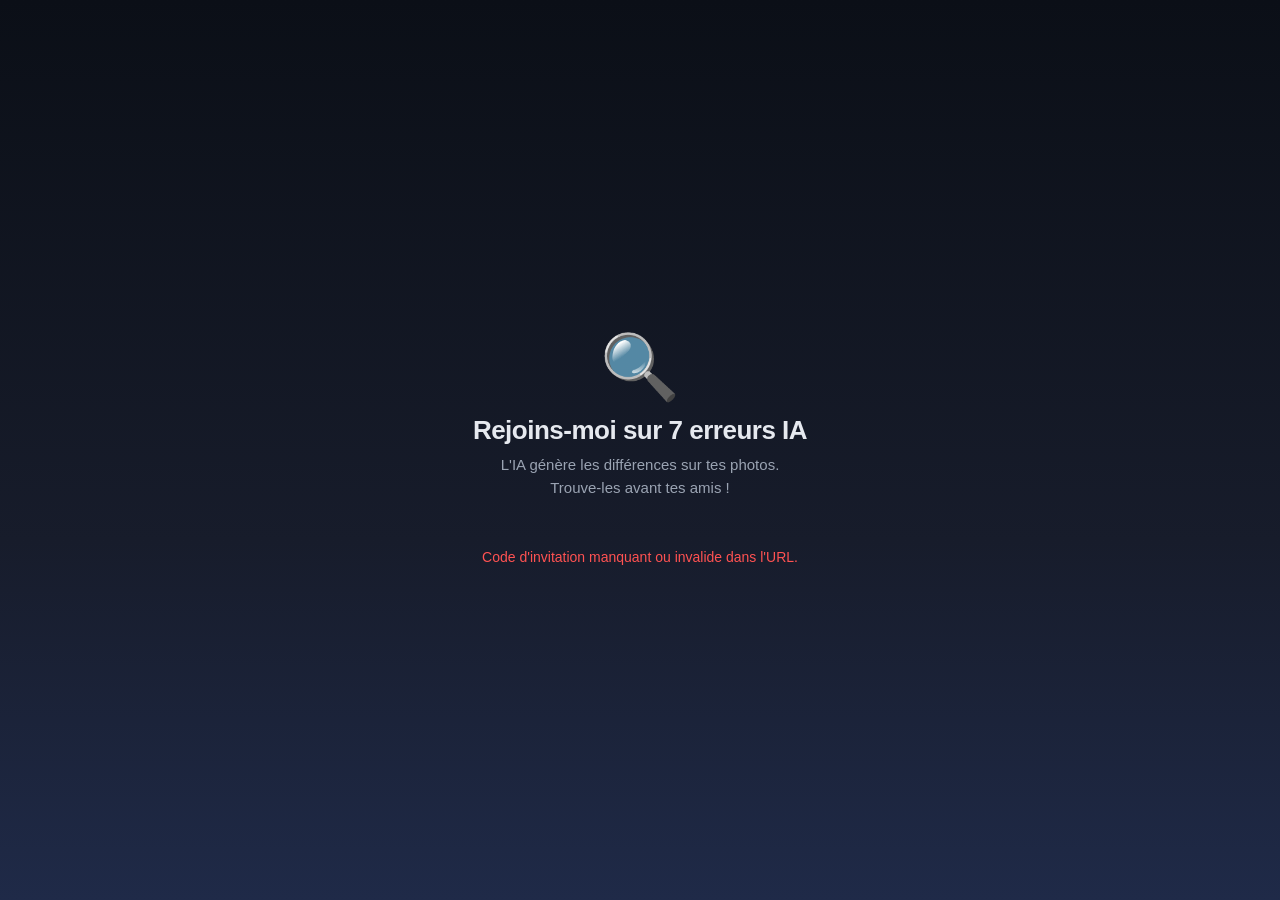
<file: index.html>
<!DOCTYPE html>
<html lang="fr">
<head>
<meta charset="UTF-8">
<meta name="viewport" content="width=device-width, initial-scale=1, viewport-fit=cover">
<title>7 erreurs IA - Invitation</title>
<meta property="og:title" content="Rejoins-moi sur 7 erreurs IA">
<meta property="og:description" content="L'IA genere les differences sur tes photos. Trouve-les avant tes amis !">
<style>
* { box-sizing: border-box; margin: 0; padding: 0; -webkit-tap-highlight-color: transparent; }
html, body { background: #0b0f17; }
body {
  font-family: -apple-system, BlinkMacSystemFont, "Segoe UI", Roboto, "Helvetica Neue", sans-serif;
  background: linear-gradient(180deg, #0b0f17 0%, #171c2b 60%, #1f2a48 100%);
  color: #e6e9ef;
  min-height: 100vh; min-height: 100dvh;
  display: flex; flex-direction: column; align-items: center; justify-content: center;
  padding: 32px 24px; text-align: center;
}
.logo { font-size: 64px; line-height: 1; margin-bottom: 16px; }
h1 { font-size: 26px; font-weight: 900; margin-bottom: 8px; letter-spacing: -0.5px; }
.sub { color: #9aa3b2; font-size: 15px; line-height: 1.5; margin-bottom: 32px; max-width: 320px; }
.code-label { color: #6f7a91; font-size: 11px; letter-spacing: 2px; margin-bottom: 8px; }
.code-box {
  background: rgba(36, 119, 255, 0.12);
  border: 1.5px solid #2477ff;
  border-radius: 16px;
  padding: 14px 28px;
  margin-bottom: 28px;
  font-family: "SF Mono", Menlo, Consolas, monospace;
  font-size: 26px; font-weight: 900;
  color: #20d7ff; letter-spacing: 6px;
}
.btn {
  display: flex; align-items: center; justify-content: center;
  padding: 17px 24px;
  border-radius: 16px;
  font-weight: 800; font-size: 16px;
  text-decoration: none;
  margin: 7px 0;
  width: 100%; max-width: 320px;
  transition: transform 0.1s ease, opacity 0.2s ease;
  border: none; cursor: pointer;
}
.btn:active { transform: scale(0.97); }
.btn-primary { background: #2477ff; color: #fff; box-shadow: 0 6px 24px rgba(36, 119, 255, 0.3); }
.btn-store {
  background: rgba(255,255,255,0.05); color: #fff;
  border: 1px solid #3a4663;
}
.divider {
  display: flex; align-items: center; gap: 12px;
  width: 100%; max-width: 320px;
  margin: 18px 0;
  color: #6f7a91; font-size: 12px;
}
.divider::before, .divider::after { content: ""; flex: 1; height: 1px; background: #3a4663; }
.footer { color: #6f7a91; font-size: 12px; margin-top: 36px; max-width: 320px; line-height: 1.5; }
.hidden { display: none !important; }
.invalid { color: #ff5252; font-size: 14px; margin-top: 18px; max-width: 320px; }
</style>
</head>
<body>
  <div class="logo">&#x1F50D;</div>
  <h1>Rejoins-moi sur 7 erreurs IA</h1>
  <p class="sub">L'IA g&eacute;n&egrave;re les diff&eacute;rences sur tes photos. Trouve-les avant tes amis !</p>

  <div id="ok-block" class="hidden">
    <div class="code-label">CODE AMI</div>
    <div class="code-box" id="code-display">------</div>

    <a id="open-app" href="#" class="btn btn-primary">Ouvrir dans l'app</a>

    <div class="divider">App pas install&eacute;e ?</div>

    <a id="store-ios" href="https://apps.apple.com/app/id6776700975" class="btn btn-store hidden">T&eacute;l&eacute;charger sur App Store</a>
    <a id="store-android" href="https://play.google.com/store/apps/details?id=com.erreurs7.ai" class="btn btn-store hidden">T&eacute;l&eacute;charger sur Google Play</a>

    <p class="footer">Tu peux aussi entrer le code <strong id="code-footer">------</strong> dans l'app (Classement &rarr; Amis).</p>
  </div>

  <div id="error-block" class="hidden invalid">
    Code d'invitation manquant ou invalide dans l'URL.
  </div>

<script>
(function() {
  // Lit ?code=XXX de l'URL et nettoie -> uniquement [A-Z0-9], 4 a 12 chars.
  var params = new URLSearchParams(window.location.search);
  var raw = (params.get('code') || '').toString();
  var code = raw.toUpperCase().replace(/[^A-Z0-9]/g, '').slice(0, 12);

  if (!code || code.length < 4) {
    document.getElementById('error-block').classList.remove('hidden');
    return;
  }

  document.getElementById('ok-block').classList.remove('hidden');
  document.getElementById('code-display').textContent = code;
  document.getElementById('code-footer').textContent = code;

  var schemeUrl = 'sept-erreurs-ia://friend?code=' + encodeURIComponent(code);
  document.getElementById('open-app').setAttribute('href', schemeUrl);

  var ua = navigator.userAgent || '';
  var isIOS = /iPhone|iPad|iPod/i.test(ua);
  var isAndroid = /Android/i.test(ua);
  var iosBtn = document.getElementById('store-ios');
  var androidBtn = document.getElementById('store-android');

  if (isIOS) iosBtn.classList.remove('hidden');
  else if (isAndroid) androidBtn.classList.remove('hidden');
  else { iosBtn.classList.remove('hidden'); androidBtn.classList.remove('hidden'); }

  // Tente d'ouvrir l'app automatiquement sur mobile.
  if (isIOS || isAndroid) {
    setTimeout(function() { window.location.href = schemeUrl; }, 250);
  }
})();
</script>
</body>
</html>
</file>
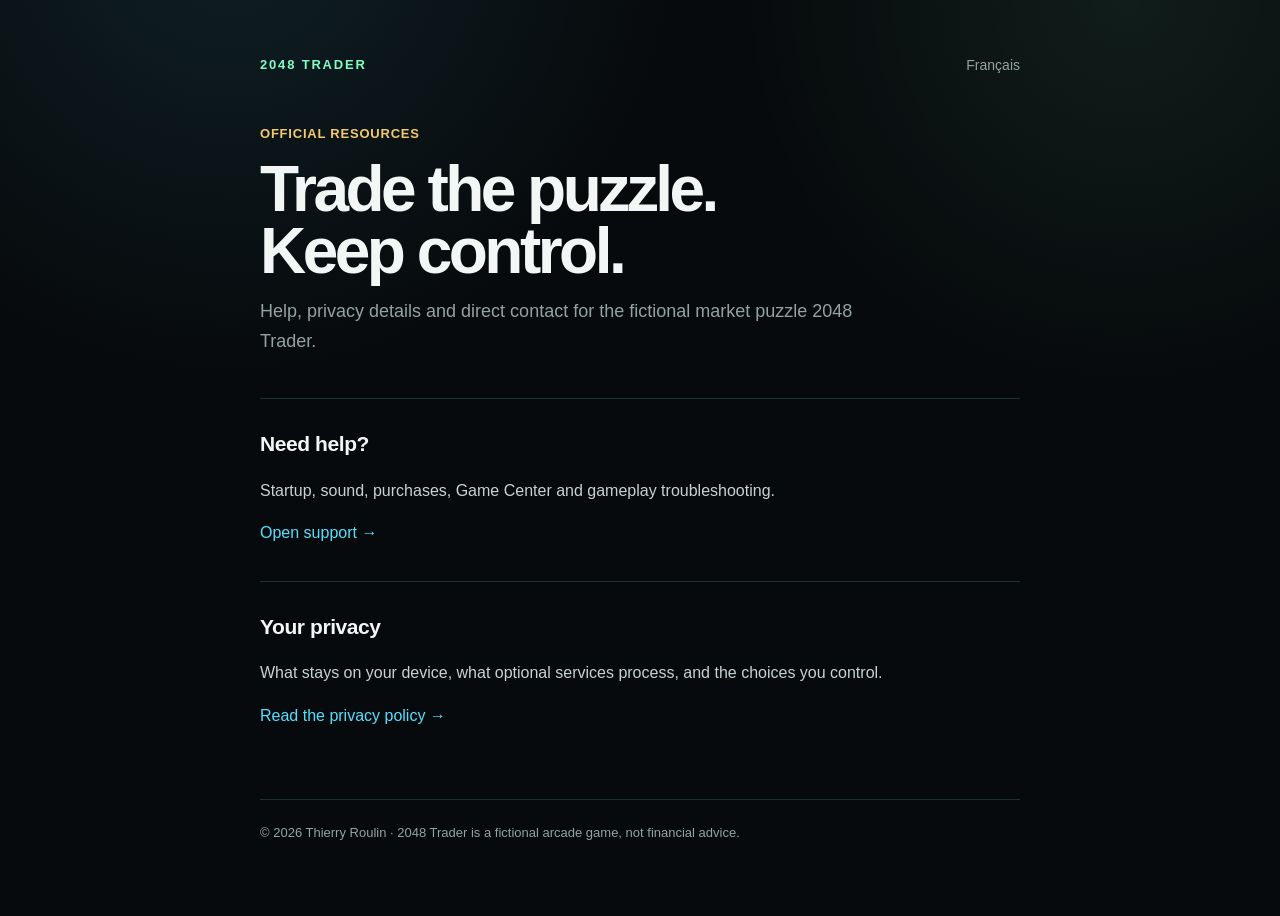
<file: 2048-trader/index.html>
<!doctype html>
<html lang="en">
  <head>
    <meta charset="utf-8" />
    <meta name="viewport" content="width=device-width, initial-scale=1" />
    <meta name="description" content="Official support and privacy resources for 2048 Trader." />
    <title>2048 Trader — Support & Privacy</title>
    <link rel="stylesheet" href="https://troulin-a11y.github.io/7erreurs-invite/2048-trader/styles.css" />
  </head>
  <body>
    <main>
      <nav><span class="brand">2048 Trader</span><a class="lang" href="https://troulin-a11y.github.io/7erreurs-invite/2048-trader/fr/">Français</a></nav>
      <p class="meta">Official resources</p>
      <h1>Trade the puzzle.<br />Keep control.</h1>
      <p class="lede">Help, privacy details and direct contact for the fictional market puzzle 2048 Trader.</p>
      <section><h2>Need help?</h2><p>Startup, sound, purchases, Game Center and gameplay troubleshooting.</p><p><a href="https://troulin-a11y.github.io/7erreurs-invite/2048-trader/en/support/">Open support →</a></p></section>
      <section><h2>Your privacy</h2><p>What stays on your device, what optional services process, and the choices you control.</p><p><a href="https://troulin-a11y.github.io/7erreurs-invite/2048-trader/en/privacy/">Read the privacy policy →</a></p></section>
      <footer>© 2026 Thierry Roulin · 2048 Trader is a fictional arcade game, not financial advice.</footer>
    </main>
  </body>
</html>
</file>
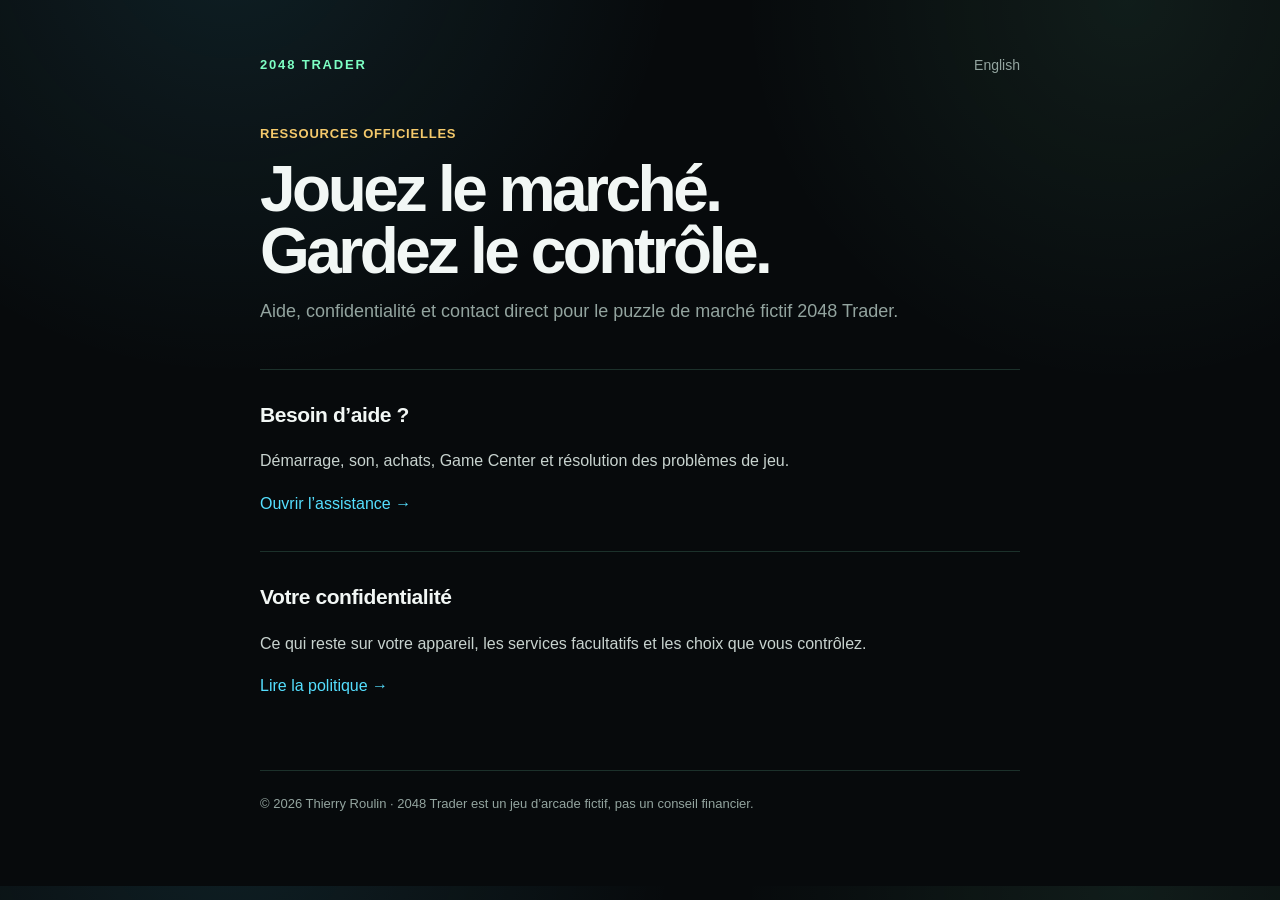
<file: 2048-trader/fr/index.html>
<!doctype html>
<html lang="fr">
  <head>
    <meta charset="utf-8" />
    <meta name="viewport" content="width=device-width, initial-scale=1" />
    <meta name="description" content="Assistance et confidentialité officielles de 2048 Trader." />
    <title>2048 Trader — Assistance et confidentialité</title>
    <link rel="stylesheet" href="https://troulin-a11y.github.io/7erreurs-invite/2048-trader/styles.css" />
  </head>
  <body>
    <main>
      <nav><span class="brand">2048 Trader</span><a class="lang" href="https://troulin-a11y.github.io/7erreurs-invite/2048-trader/">English</a></nav>
      <p class="meta">Ressources officielles</p>
      <h1>Jouez le marché.<br />Gardez le contrôle.</h1>
      <p class="lede">Aide, confidentialité et contact direct pour le puzzle de marché fictif 2048 Trader.</p>
      <section><h2>Besoin d’aide ?</h2><p>Démarrage, son, achats, Game Center et résolution des problèmes de jeu.</p><p><a href="https://troulin-a11y.github.io/7erreurs-invite/2048-trader/fr/support/">Ouvrir l’assistance →</a></p></section>
      <section><h2>Votre confidentialité</h2><p>Ce qui reste sur votre appareil, les services facultatifs et les choix que vous contrôlez.</p><p><a href="https://troulin-a11y.github.io/7erreurs-invite/2048-trader/fr/privacy/">Lire la politique →</a></p></section>
      <footer>© 2026 Thierry Roulin · 2048 Trader est un jeu d’arcade fictif, pas un conseil financier.</footer>
    </main>
  </body>
</html>
</file>
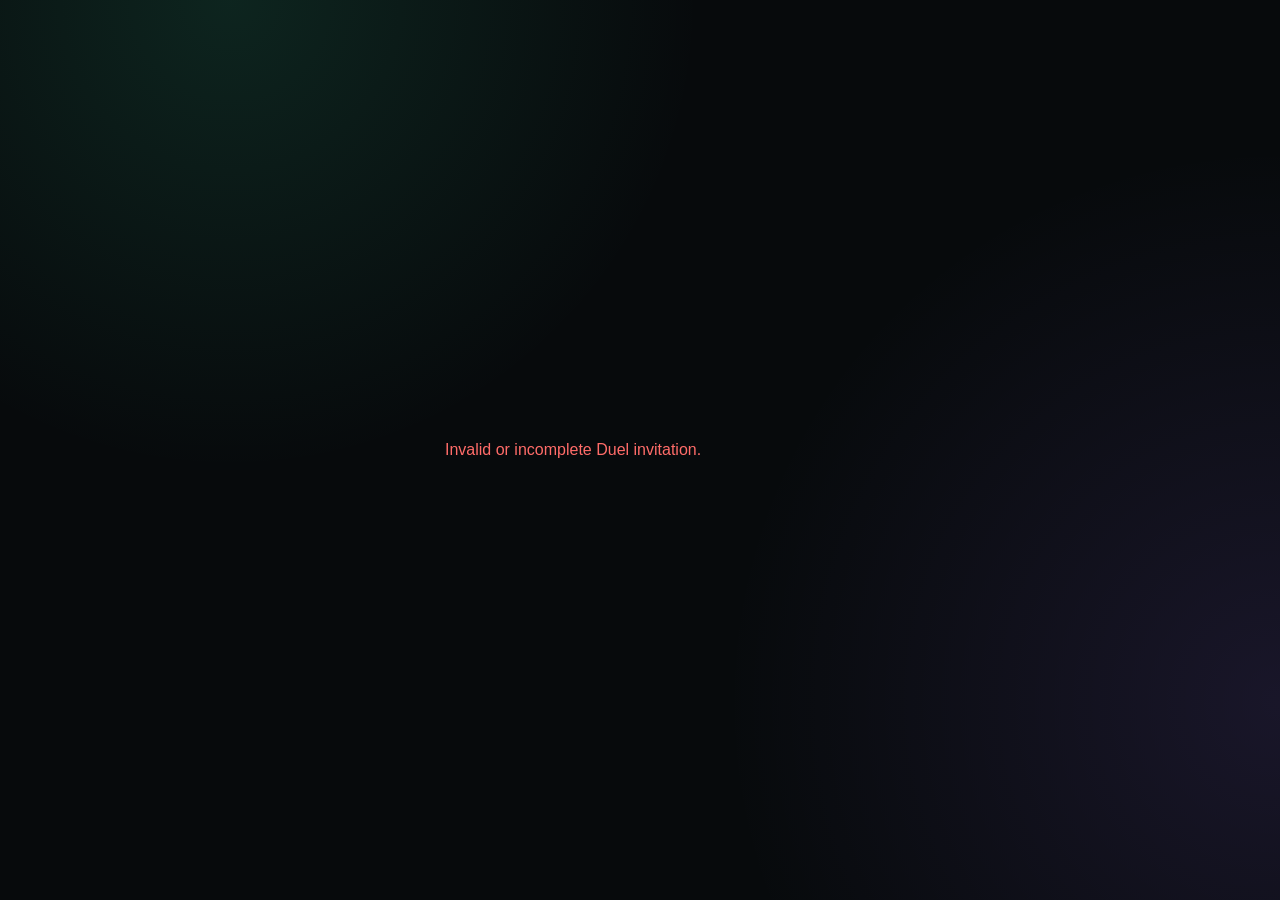
<file: 2048-trader/invite/index.html>
<!doctype html>
<html lang="en">
  <head>
    <meta charset="utf-8" />
    <meta name="viewport" content="width=device-width, initial-scale=1, viewport-fit=cover" />
    <meta name="theme-color" content="#070a0c" />
    <meta property="og:title" content="2048 Trader — Friend Duel" />
    <meta
      property="og:description"
      content="Same market. Same seed. Highest fictional P&amp;L wins."
    />
    <title>2048 Trader — Friend Duel</title>
    <style>
      * {
        box-sizing: border-box;
      }
      html,
      body {
        margin: 0;
        min-height: 100%;
        background: #070a0c;
        color: #f1f5f3;
      }
      body {
        min-height: 100vh;
        min-height: 100dvh;
        display: grid;
        place-items: center;
        padding: max(28px, env(safe-area-inset-top)) 22px max(28px, env(safe-area-inset-bottom));
        font-family: -apple-system, BlinkMacSystemFont, 'Segoe UI', sans-serif;
        background:
          radial-gradient(circle at 18% 0%, rgba(59, 229, 167, 0.12), transparent 34%),
          radial-gradient(circle at 100% 78%, rgba(155, 109, 255, 0.12), transparent 38%), #070a0c;
      }
      main {
        width: min(100%, 390px);
      }
      .brand {
        display: flex;
        align-items: baseline;
        gap: 9px;
        margin-bottom: 52px;
      }
      .mark {
        font-size: 34px;
        line-height: 1;
        font-weight: 950;
        letter-spacing: -2px;
        color: #83f64d;
      }
      .brand-name {
        font-size: 18px;
        font-weight: 950;
        letter-spacing: 1.6px;
      }
      .eyebrow {
        color: #9b6dff;
        font-size: 11px;
        font-weight: 900;
        letter-spacing: 2px;
      }
      h1 {
        margin: 10px 0 10px;
        font-size: clamp(32px, 10vw, 44px);
        line-height: 0.98;
        letter-spacing: -1.7px;
      }
      .lead {
        margin: 0 0 34px;
        color: #a7b4af;
        font-size: 16px;
        line-height: 1.5;
      }
      .duel-line {
        border-top: 1px solid #26302d;
        border-bottom: 1px solid #26302d;
        padding: 18px 0;
        margin-bottom: 24px;
        display: flex;
        align-items: center;
        justify-content: space-between;
        gap: 16px;
      }
      .label {
        display: block;
        color: #6f7d78;
        font-size: 10px;
        font-weight: 900;
        letter-spacing: 1.5px;
      }
      .value {
        display: block;
        margin-top: 5px;
        font-size: 17px;
        font-weight: 900;
      }
      .code {
        color: #9b6dff;
        text-align: right;
        font-variant-numeric: tabular-nums;
      }
      .button {
        min-height: 62px;
        width: 100%;
        display: flex;
        align-items: center;
        justify-content: center;
        border: 0;
        border-radius: 18px;
        padding: 0 18px;
        text-decoration: none;
        font-size: 15px;
        font-weight: 950;
        letter-spacing: 0.7px;
      }
      .open {
        color: #070a0c;
        background: #83f64d;
      }
      .store {
        margin-top: 10px;
        color: #f1f5f3;
        background: #14191b;
        border: 1px solid #2a3431;
      }
      .hint {
        margin: 18px 4px 0;
        color: #78847f;
        font-size: 12px;
        line-height: 1.45;
        text-align: center;
      }
      .error {
        color: #ff6c69;
      }
    </style>
  </head>
  <body>
    <main id="content" hidden>
      <div class="brand"><span class="mark">2048</span><span class="brand-name">TRADER</span></div>
      <div class="eyebrow" data-en="FRIEND DUEL" data-fr="DUEL ENTRE AMIS">FRIEND DUEL</div>
      <h1 data-en="A trader challenged you." data-fr="Un trader te défie.">
        A trader challenged you.
      </h1>
      <p
        class="lead"
        data-en="Same fictional market, same seed. Build the highest P&amp;L."
        data-fr="Même marché fictif, même seed. Construis le meilleur P&amp;L."
      >
        Same fictional market, same seed. Build the highest P&amp;L.
      </p>
      <div class="duel-line">
        <div>
          <span class="label" data-en="CHALLENGER" data-fr="ADVERSAIRE">CHALLENGER</span
          ><span class="value" id="challenger">Trader</span>
        </div>
        <div>
          <span class="label" data-en="DUEL CODE" data-fr="CODE DU DUEL">DUEL CODE</span
          ><span class="value code" id="duel-code">——</span>
        </div>
      </div>
      <a class="button open" id="open-app" href="#" data-en="OPEN THE DUEL" data-fr="OUVRIR LE DUEL"
        >OPEN THE DUEL</a
      >
      <a
        class="button store"
        href="https://apps.apple.com/app/id6799492587"
        data-en="NO APP? DOWNLOAD ON THE APP STORE"
        data-fr="PAS L’APP ? TÉLÉCHARGER SUR L’APP STORE"
      >
        NO APP? DOWNLOAD ON THE APP STORE
      </a>
      <p
        class="hint"
        data-en="After opening, both traders are saved as friends for future rematches."
        data-fr="Après ouverture, les deux traders sont enregistrés comme amis pour les prochaines revanches."
      >
        After opening, both traders are saved as friends for future rematches.
      </p>
    </main>
    <main id="error" class="error" hidden>Invalid or incomplete Duel invitation.</main>
    <script>
      (() => {
        const params = new URLSearchParams(location.search);
        const seed = (params.get('seed') || '').trim().slice(0, 64);
        const from = (params.get('from') || '')
          .toUpperCase()
          .replace(/[^A-Z0-9]/g, '')
          .slice(0, 12);
        const name = (params.get('name') || 'Trader').trim().replace(/\s+/g, ' ').slice(0, 18);
        const valid = seed.length >= 6 && from.length >= 6;
        if (!valid) {
          document.getElementById('error').hidden = false;
          return;
        }

        const french = (navigator.language || '').toLowerCase().startsWith('fr');
        document.documentElement.lang = french ? 'fr' : 'en';
        document.querySelectorAll('[data-en]').forEach((element) => {
          element.innerHTML = element.getAttribute(french ? 'data-fr' : 'data-en');
        });
        document.getElementById('challenger').textContent = name || 'Trader';
        document.getElementById('duel-code').textContent = seed
          .replace(/^duel-/i, '')
          .toUpperCase();

        const query = new URLSearchParams({ seed, from, name });
        const appUrl = `trader2048://duel?${query.toString()}`;
        document.getElementById('open-app').href = appUrl;
        document.getElementById('content').hidden = false;

        if (/iPhone|iPad|iPod/i.test(navigator.userAgent || '')) {
          setTimeout(() => {
            location.href = appUrl;
          }, 450);
        }
      })();
    </script>
  </body>
</html>
</file>
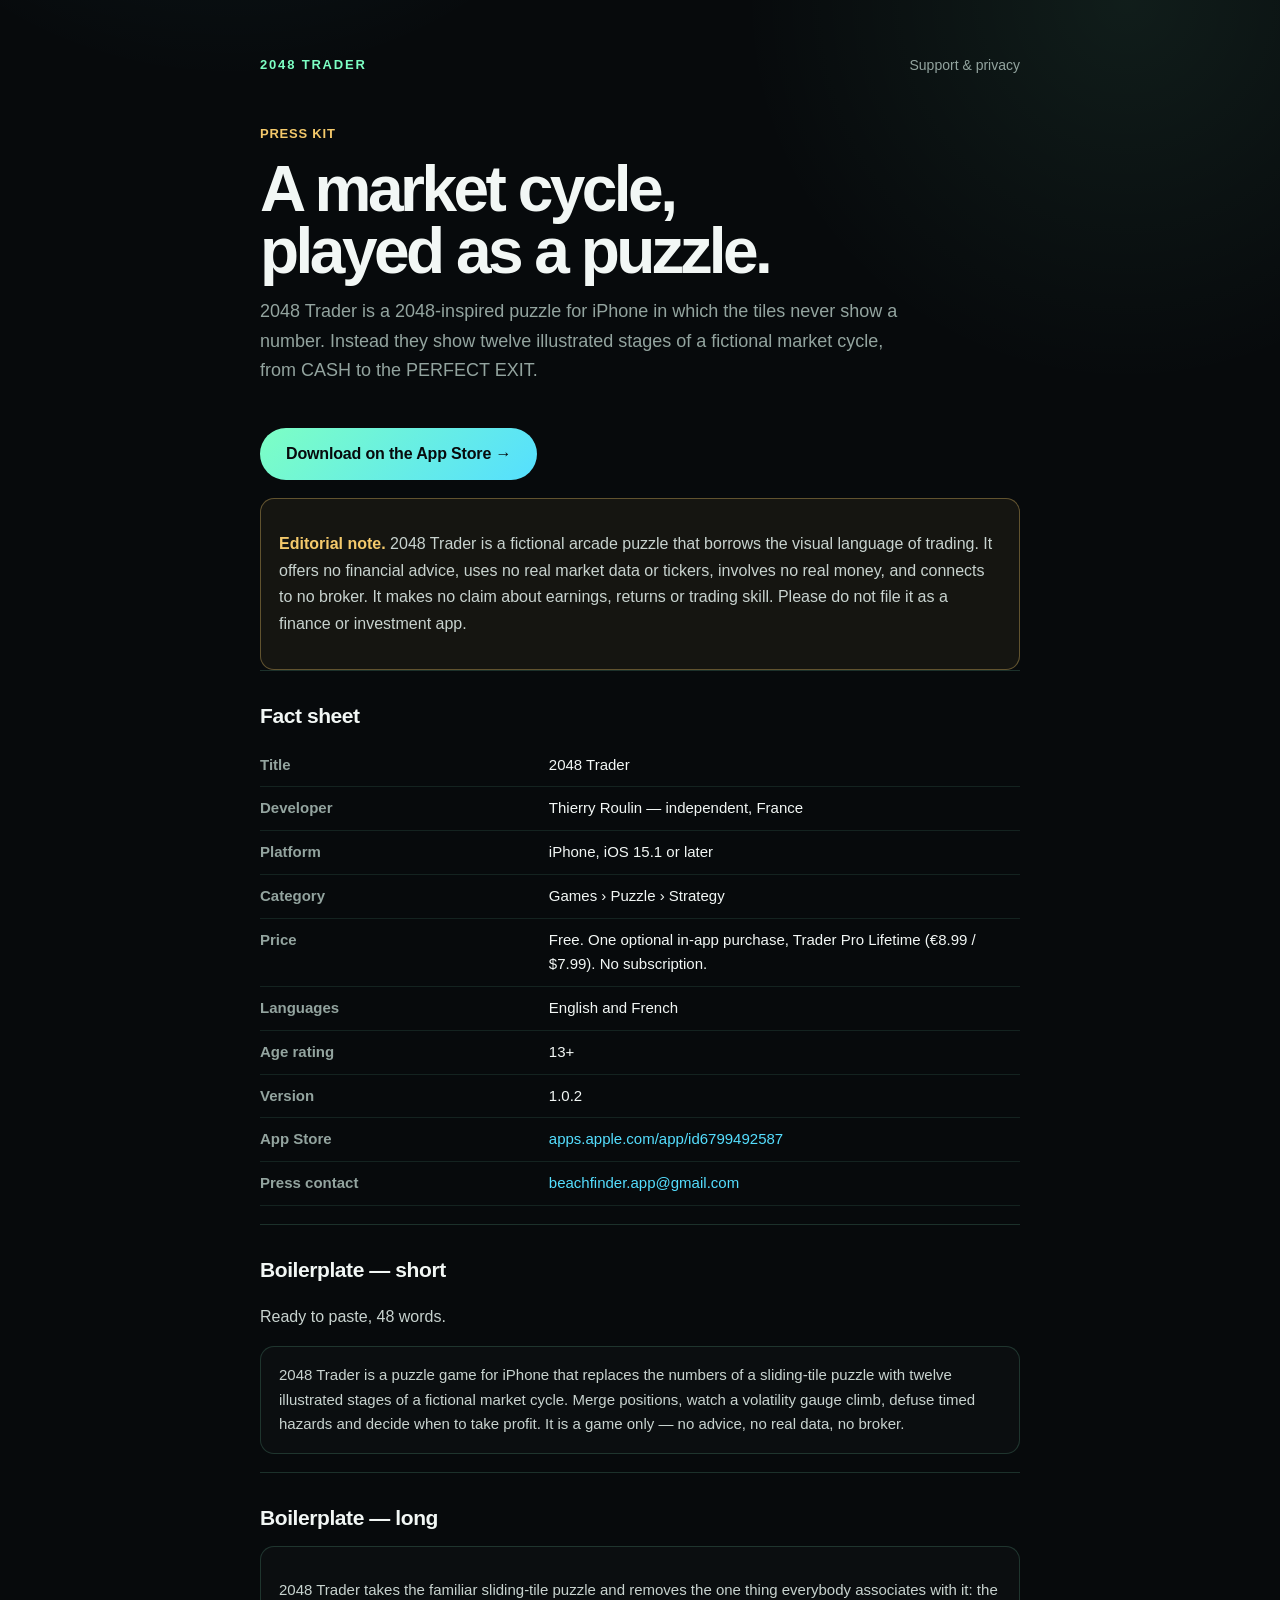
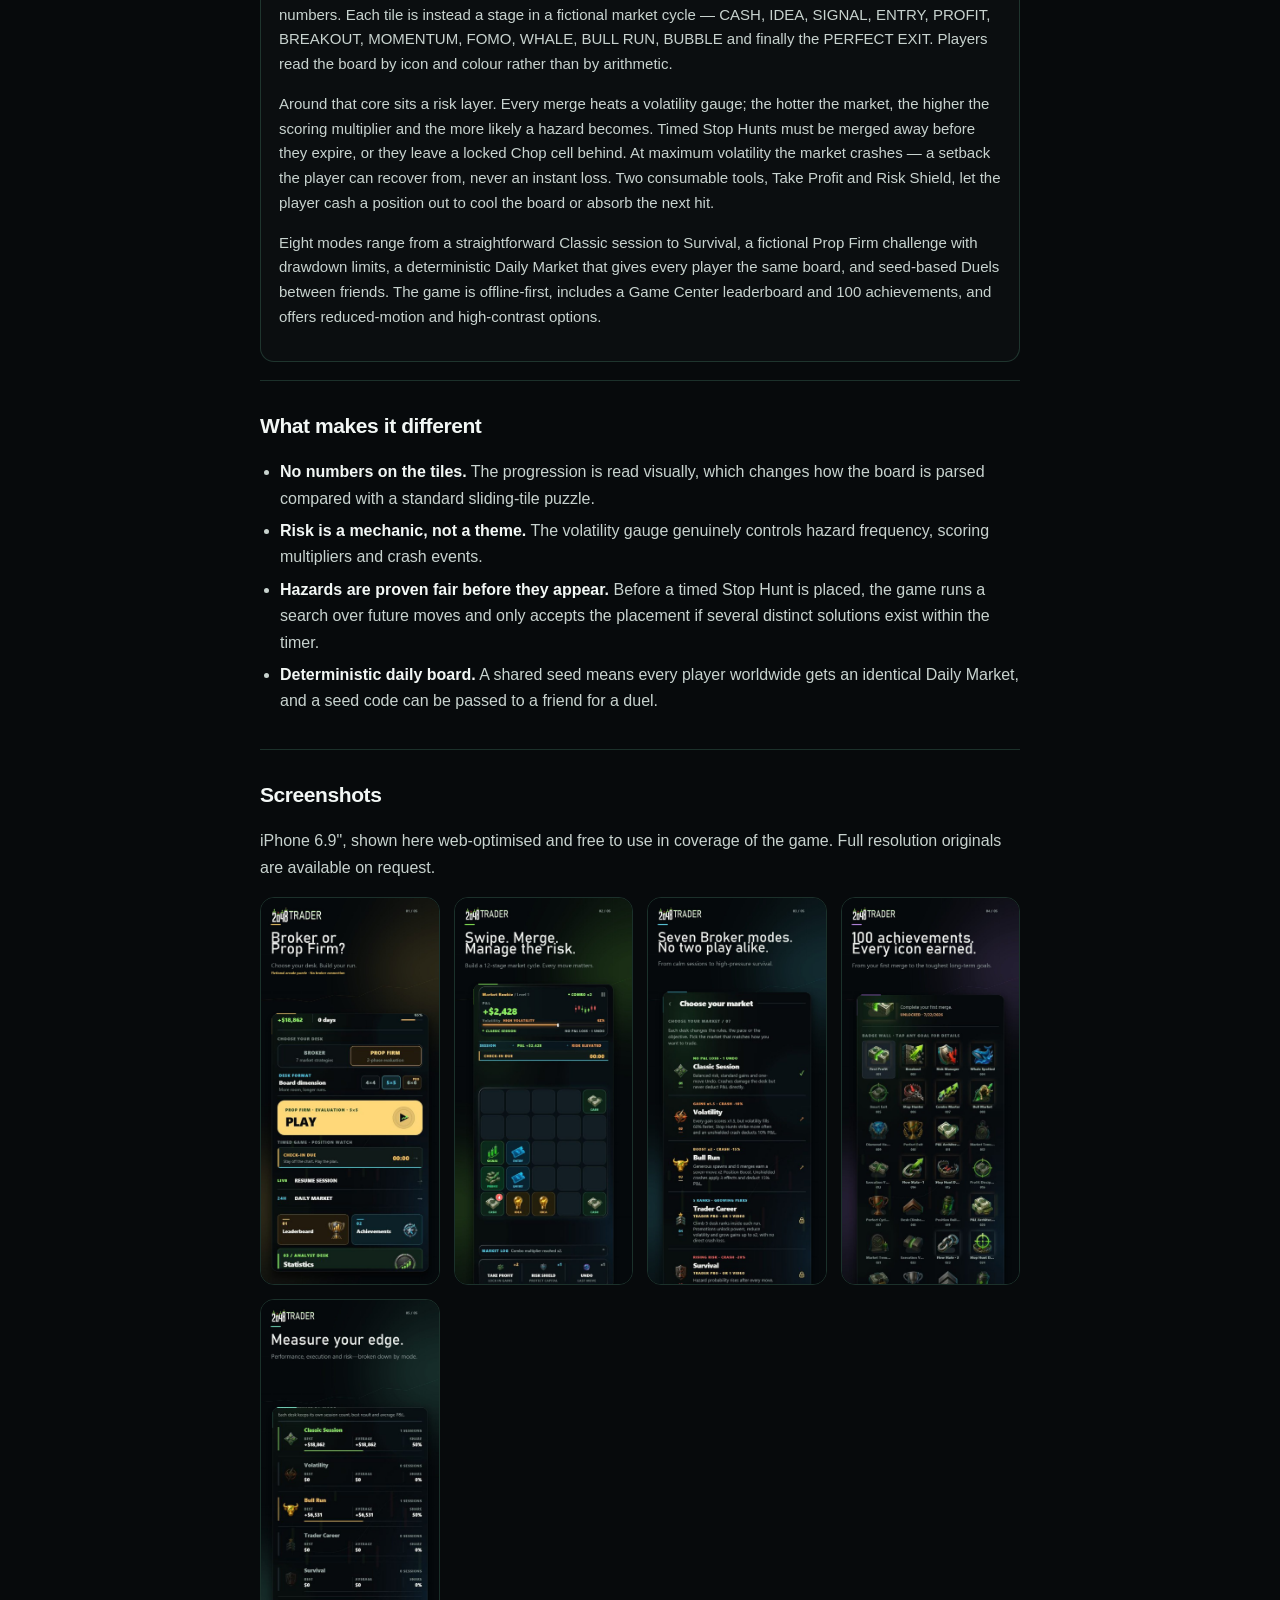
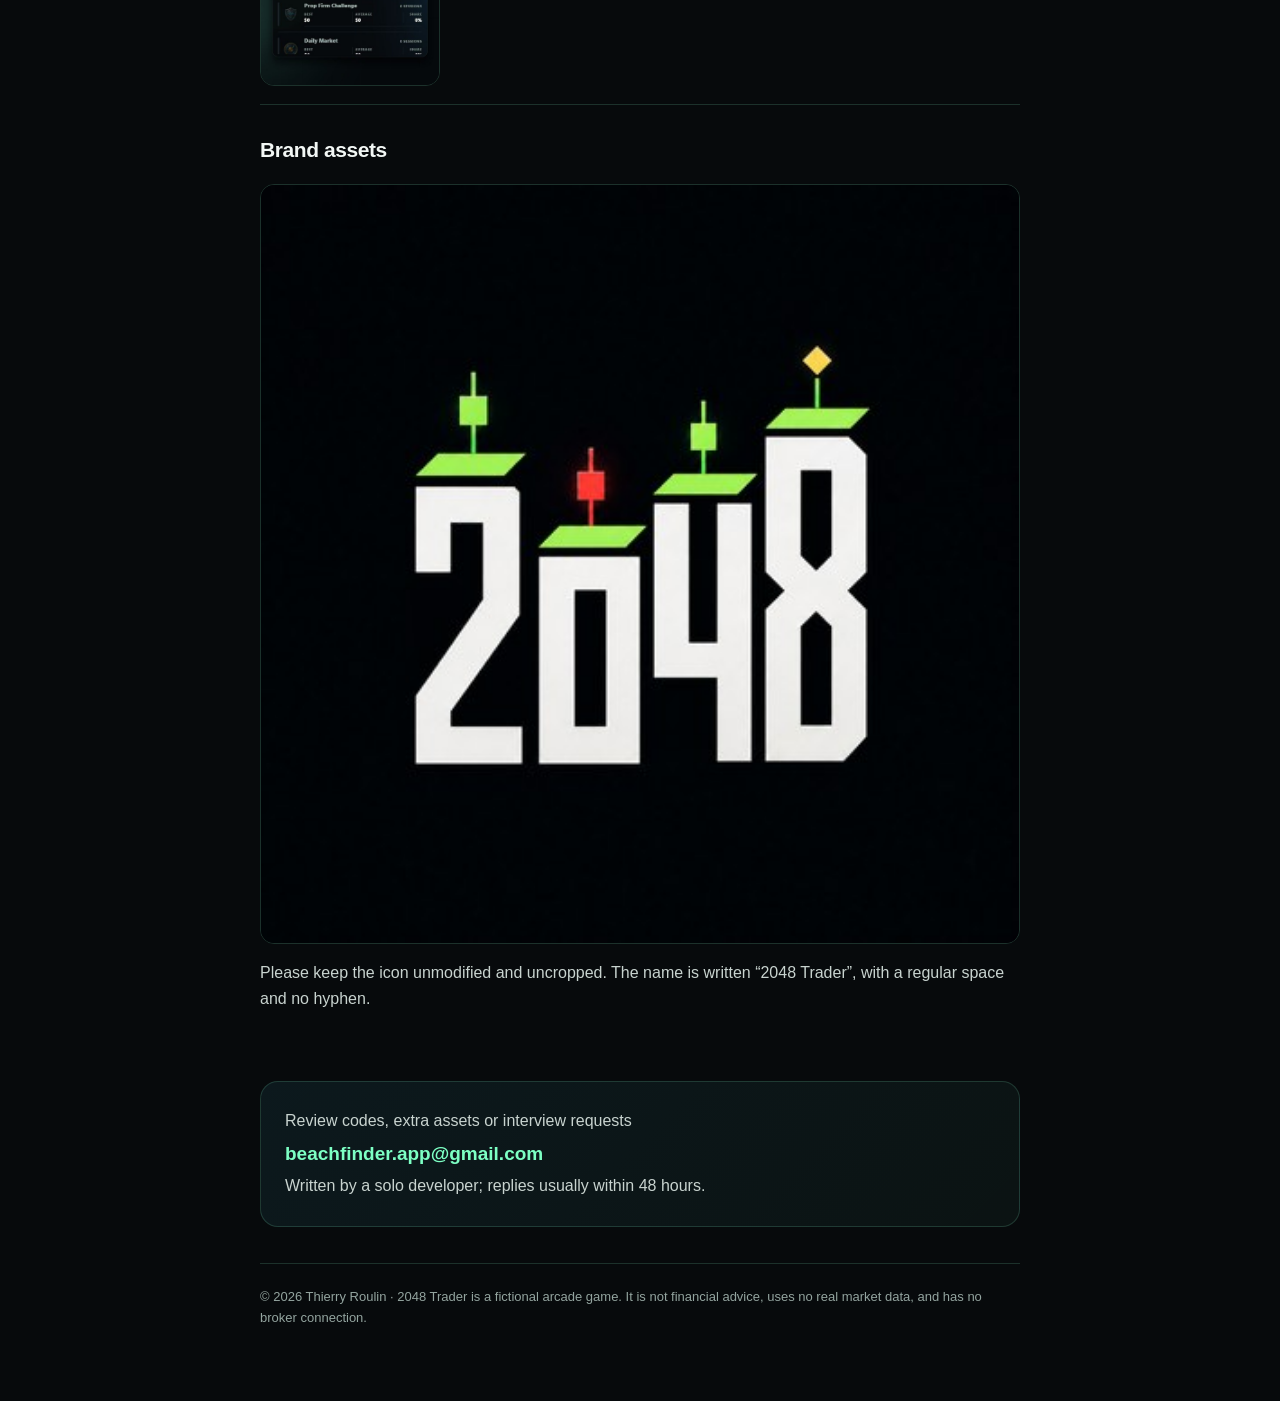
<file: 2048-trader/press/index.html>
<!doctype html>
<html lang="en">
  <head>
    <meta charset="utf-8" />
    <meta name="viewport" content="width=device-width, initial-scale=1" />
    <meta
      name="description"
      content="Press kit for 2048 Trader: fact sheet, screenshots, boilerplate copy and brand assets for the fictional market puzzle on iPhone."
    />
    <meta property="og:title" content="2048 Trader — Press Kit" />
    <meta
      property="og:description"
      content="Fact sheet, screenshots and ready-to-use copy for 2048 Trader, a 2048-inspired market puzzle for iPhone."
    />
    <title>2048 Trader — Press Kit</title>
    <link rel="stylesheet" href="https://troulin-a11y.github.io/7erreurs-invite/2048-trader/styles.css" />
    <style>
      .cta {
        display: inline-block;
        margin: 0 0 8px;
        padding: 13px 26px;
        border-radius: 999px;
        background: linear-gradient(135deg, #7dffc4, #55dfff);
        color: #070a0c !important;
        font-weight: 800;
        letter-spacing: -0.01em;
        text-decoration: none !important;
      }
      .facts {
        width: 100%;
        border-collapse: collapse;
        margin-top: 6px;
        font-size: 15px;
      }
      .facts th,
      .facts td {
        padding: 9px 0;
        text-align: left;
        vertical-align: top;
        border-bottom: 1px solid rgba(135, 255, 207, 0.1);
      }
      .facts th {
        width: 38%;
        color: #93a49f;
        font-weight: 600;
      }
      .facts td {
        color: #f2f7f5;
      }
      .shots {
        display: grid;
        grid-template-columns: repeat(auto-fit, minmax(150px, 1fr));
        gap: 14px;
        margin-top: 16px;
      }
      .shots img {
        width: 100%;
        height: auto;
        border-radius: 14px;
        border: 1px solid rgba(135, 255, 207, 0.16);
      }
      .copyblock {
        margin-top: 10px;
        padding: 16px 18px;
        border: 1px solid rgba(135, 255, 207, 0.16);
        border-radius: 14px;
        background: rgba(255, 255, 255, 0.02);
        color: #c8d3cf;
        font-size: 15px;
      }
      .notice {
        margin-top: 10px;
        padding: 16px 18px;
        border: 1px solid rgba(244, 201, 107, 0.34);
        border-radius: 14px;
        background: rgba(244, 201, 107, 0.06);
      }
      .notice strong {
        color: #f4c96b;
      }
    </style>
  </head>
  <body>
    <main>
      <nav>
        <span class="brand">2048 Trader</span>
        <a class="lang" href="https://troulin-a11y.github.io/7erreurs-invite/2048-trader/index.html">Support &amp; privacy</a>
      </nav>

      <p class="meta">Press kit</p>
      <h1>A market cycle,<br />played as a puzzle.</h1>
      <p class="lede">
        2048 Trader is a 2048-inspired puzzle for iPhone in which the tiles never show a number.
        Instead they show twelve illustrated stages of a fictional market cycle, from CASH to the
        PERFECT EXIT.
      </p>

      <a class="cta" href="https://apps.apple.com/app/id6799492587">Download on the App Store →</a>

      <div class="notice">
        <p>
          <strong>Editorial note.</strong> 2048 Trader is a fictional arcade puzzle that borrows the
          visual language of trading. It offers no financial advice, uses no real market data or
          tickers, involves no real money, and connects to no broker. It makes no claim about
          earnings, returns or trading skill. Please do not file it as a finance or investment app.
        </p>
      </div>

      <section>
        <h2>Fact sheet</h2>
        <table class="facts">
          <tr>
            <th>Title</th>
            <td>2048 Trader</td>
          </tr>
          <tr>
            <th>Developer</th>
            <td>Thierry Roulin — independent, France</td>
          </tr>
          <tr>
            <th>Platform</th>
            <td>iPhone, iOS 15.1 or later</td>
          </tr>
          <tr>
            <th>Category</th>
            <td>Games › Puzzle › Strategy</td>
          </tr>
          <tr>
            <th>Price</th>
            <td>
              Free. One optional in-app purchase, Trader Pro Lifetime (€8.99 / $7.99). No
              subscription.
            </td>
          </tr>
          <tr>
            <th>Languages</th>
            <td>English and French</td>
          </tr>
          <tr>
            <th>Age rating</th>
            <td>13+</td>
          </tr>
          <tr>
            <th>Version</th>
            <td>1.0.2</td>
          </tr>
          <tr>
            <th>App Store</th>
            <td><a href="https://apps.apple.com/app/id6799492587">apps.apple.com/app/id6799492587</a></td>
          </tr>
          <tr>
            <th>Press contact</th>
            <td>
              <a href="mailto:beachfinder.app@gmail.com?subject=%5B2048%20Trader%5D%20Press"
                >beachfinder.app@gmail.com</a
              >
            </td>
          </tr>
        </table>
      </section>

      <section>
        <h2>Boilerplate — short</h2>
        <p>Ready to paste, 48 words.</p>
        <div class="copyblock">
          2048 Trader is a puzzle game for iPhone that replaces the numbers of a sliding-tile puzzle
          with twelve illustrated stages of a fictional market cycle. Merge positions, watch a
          volatility gauge climb, defuse timed hazards and decide when to take profit. It is a game
          only — no advice, no real data, no broker.
        </div>
      </section>

      <section>
        <h2>Boilerplate — long</h2>
        <div class="copyblock">
          <p>
            2048 Trader takes the familiar sliding-tile puzzle and removes the one thing everybody
            associates with it: the numbers. Each tile is instead a stage in a fictional market
            cycle — CASH, IDEA, SIGNAL, ENTRY, PROFIT, BREAKOUT, MOMENTUM, FOMO, WHALE, BULL RUN,
            BUBBLE and finally the PERFECT EXIT. Players read the board by icon and colour rather
            than by arithmetic.
          </p>
          <p>
            Around that core sits a risk layer. Every merge heats a volatility gauge; the hotter the
            market, the higher the scoring multiplier and the more likely a hazard becomes. Timed
            Stop Hunts must be merged away before they expire, or they leave a locked Chop cell
            behind. At maximum volatility the market crashes — a setback the player can recover
            from, never an instant loss. Two consumable tools, Take Profit and Risk Shield, let the
            player cash a position out to cool the board or absorb the next hit.
          </p>
          <p>
            Eight modes range from a straightforward Classic session to Survival, a fictional Prop
            Firm challenge with drawdown limits, a deterministic Daily Market that gives every
            player the same board, and seed-based Duels between friends. The game is offline-first,
            includes a Game Center leaderboard and 100 achievements, and offers reduced-motion and
            high-contrast options.
          </p>
        </div>
      </section>

      <section>
        <h2>What makes it different</h2>
        <ul>
          <li>
            <strong>No numbers on the tiles.</strong> The progression is read visually, which changes
            how the board is parsed compared with a standard sliding-tile puzzle.
          </li>
          <li>
            <strong>Risk is a mechanic, not a theme.</strong> The volatility gauge genuinely controls
            hazard frequency, scoring multipliers and crash events.
          </li>
          <li>
            <strong>Hazards are proven fair before they appear.</strong> Before a timed Stop Hunt is
            placed, the game runs a search over future moves and only accepts the placement if
            several distinct solutions exist within the timer.
          </li>
          <li>
            <strong>Deterministic daily board.</strong> A shared seed means every player worldwide
            gets an identical Daily Market, and a seed code can be passed to a friend for a duel.
          </li>
        </ul>
      </section>

      <section>
        <h2>Screenshots</h2>
        <p>
          iPhone 6.9", shown here web-optimised and free to use in coverage of the game. Full
          resolution originals are available on request.
        </p>
        <div class="shots">
          <img src="01-desks.jpg" alt="2048 Trader desk selection screen" loading="lazy" />
          <img src="02-game.jpg" alt="2048 Trader board during a run" loading="lazy" />
          <img src="03-modes.jpg" alt="2048 Trader game modes" loading="lazy" />
          <img src="04-achievements.jpg" alt="2048 Trader achievements" loading="lazy" />
          <img src="05-statistics.jpg" alt="2048 Trader statistics screen" loading="lazy" />
        </div>
      </section>

      <section>
        <h2>Brand assets</h2>
        <div class="shots">
          <img src="icon.jpg" alt="2048 Trader app icon" loading="lazy" />
        </div>
        <p>
          Please keep the icon unmodified and uncropped. The name is written “2048 Trader”, with a
          regular space and no hyphen.
        </p>
      </section>

      <div class="contact">
        <p>Review codes, extra assets or interview requests</p>
        <a href="mailto:beachfinder.app@gmail.com?subject=%5B2048%20Trader%5D%20Press"
          >beachfinder.app@gmail.com</a
        >
        <p>Written by a solo developer; replies usually within 48 hours.</p>
      </div>

      <footer>
        © 2026 Thierry Roulin · 2048 Trader is a fictional arcade game. It is not financial advice,
        uses no real market data, and has no broker connection.
      </footer>
    </main>
  </body>
</html>
</file>
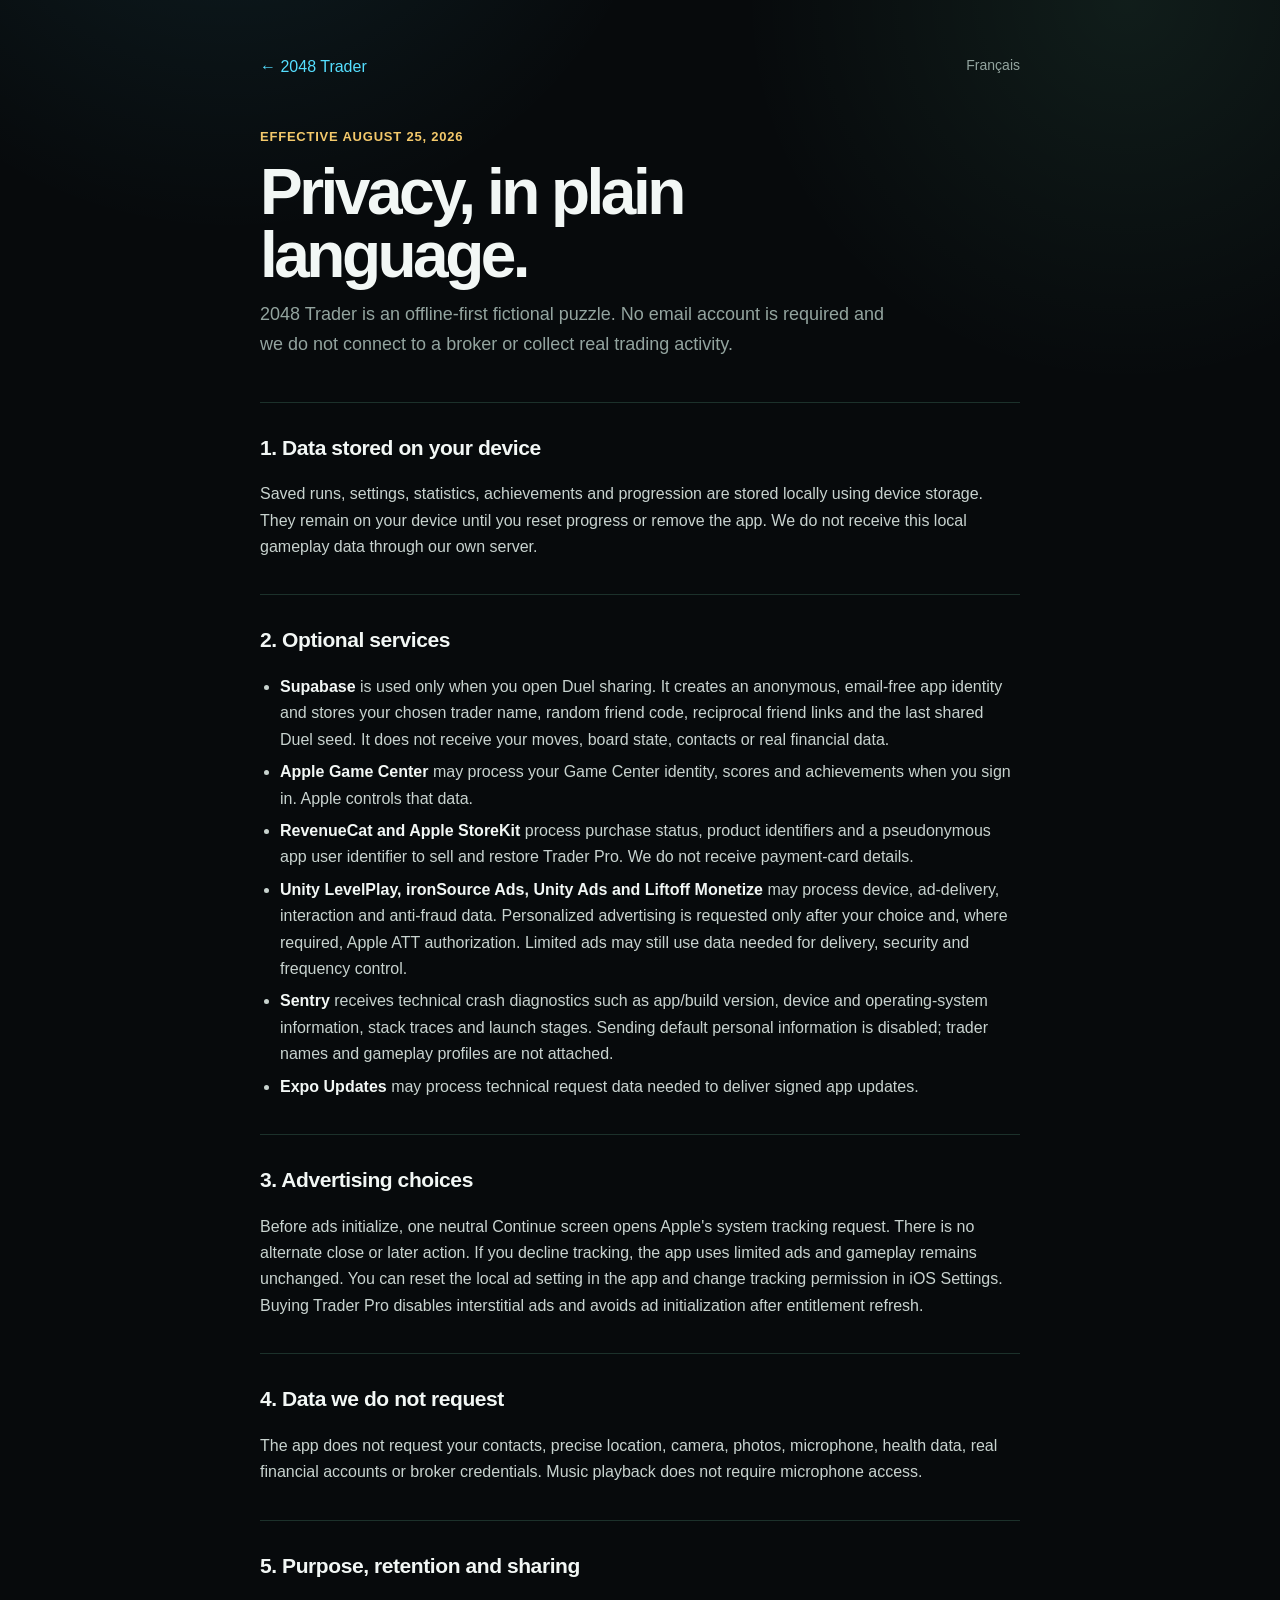
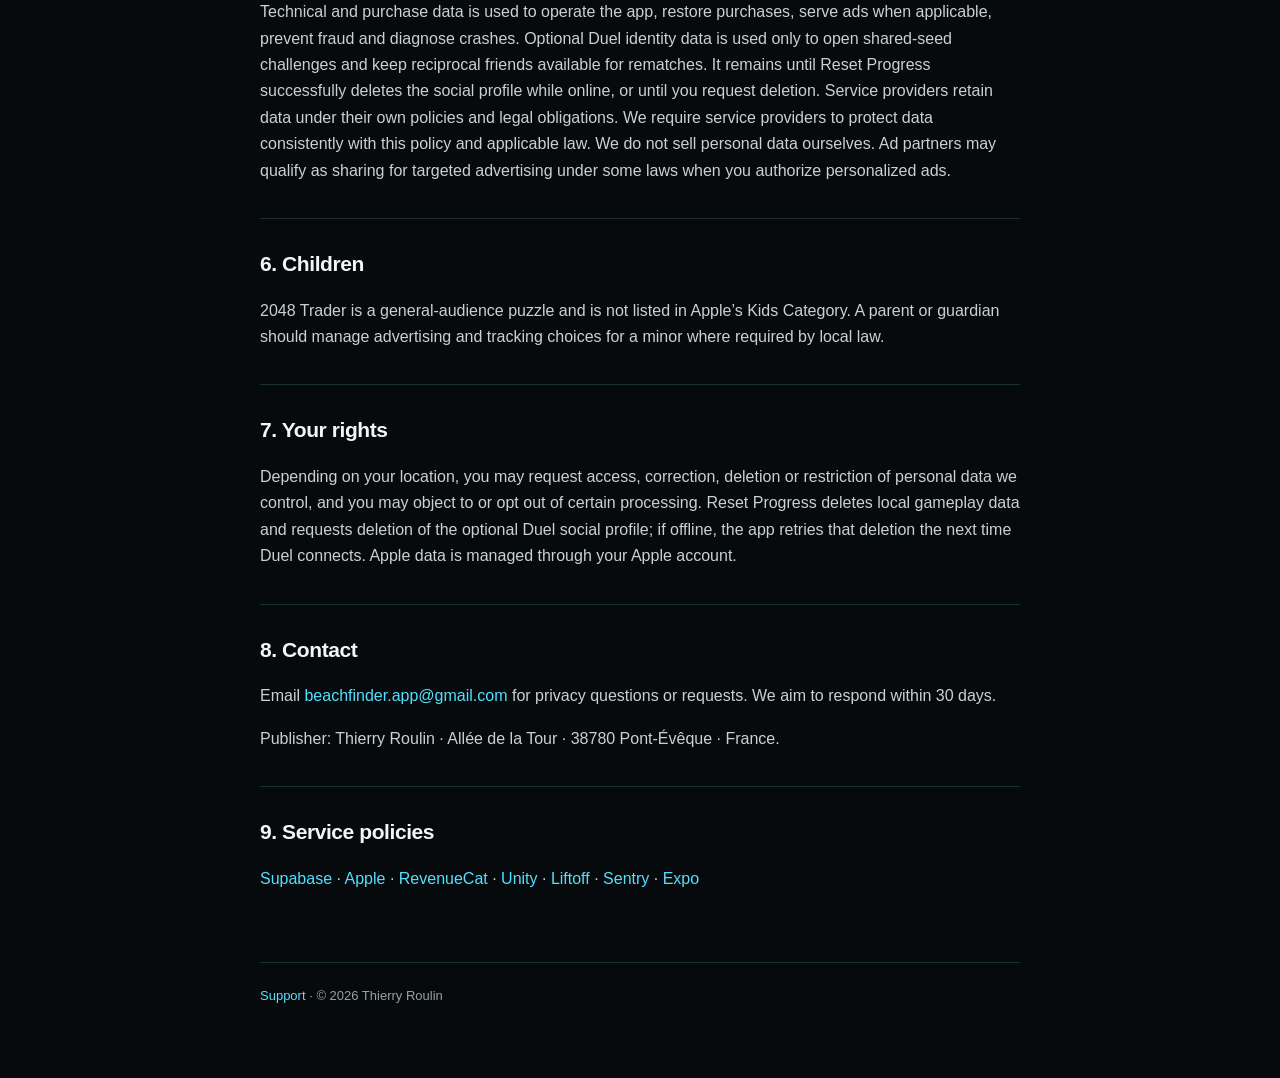
<file: 2048-trader/en/privacy/index.html>
<!doctype html>
<html lang="en">
  <head>
    <meta charset="utf-8" />
    <meta name="viewport" content="width=device-width, initial-scale=1" />
    <meta name="description" content="Privacy Policy for 2048 Trader." />
    <title>Privacy Policy — 2048 Trader</title>
    <link rel="stylesheet" href="https://troulin-a11y.github.io/7erreurs-invite/2048-trader/styles.css" />
  </head>
  <body>
    <main>
      <nav><a href="https://troulin-a11y.github.io/7erreurs-invite/2048-trader/">← 2048 Trader</a><a class="lang" href="https://troulin-a11y.github.io/7erreurs-invite/2048-trader/fr/privacy/">Français</a></nav>
      <p class="meta">Effective August 25, 2026</p>
      <h1>Privacy, in plain language.</h1>
      <p class="lede">
        2048 Trader is an offline-first fictional puzzle. No email account is required and we do not
        connect to a broker or collect real trading activity.
      </p>
      <section>
        <h2>1. Data stored on your device</h2>
        <p>
          Saved runs, settings, statistics, achievements and progression are stored locally using
          device storage. They remain on your device until you reset progress or remove the app. We
          do not receive this local gameplay data through our own server.
        </p>
      </section>
      <section>
        <h2>2. Optional services</h2>
        <ul>
          <li>
            <strong>Supabase</strong> is used only when you open Duel sharing. It creates an
            anonymous, email-free app identity and stores your chosen trader name, random friend
            code, reciprocal friend links and the last shared Duel seed. It does not receive your
            moves, board state, contacts or real financial data.
          </li>
          <li>
            <strong>Apple Game Center</strong> may process your Game Center identity, scores and
            achievements when you sign in. Apple controls that data.
          </li>
          <li>
            <strong>RevenueCat and Apple StoreKit</strong> process purchase status, product
            identifiers and a pseudonymous app user identifier to sell and restore Trader Pro. We do
            not receive payment-card details.
          </li>
          <li>
            <strong>Unity LevelPlay, ironSource Ads, Unity Ads and Liftoff Monetize</strong> may
            process device, ad-delivery, interaction and anti-fraud data. Personalized advertising
            is requested only after your choice and, where required, Apple ATT authorization.
            Limited ads may still use data needed for delivery, security and frequency control.
          </li>
          <li>
            <strong>Sentry</strong> receives technical crash diagnostics such as app/build version,
            device and operating-system information, stack traces and launch stages. Sending default
            personal information is disabled; trader names and gameplay profiles are not attached.
          </li>
          <li>
            <strong>Expo Updates</strong> may process technical request data needed to deliver
            signed app updates.
          </li>
        </ul>
      </section>
      <section>
        <h2>3. Advertising choices</h2>
        <p>
          Before ads initialize, one neutral Continue screen opens Apple's system tracking request.
          There is no alternate close or later action. If you decline tracking, the app uses limited
          ads and gameplay remains unchanged. You can reset the local ad setting in the app and
          change tracking permission in iOS Settings. Buying Trader Pro disables interstitial ads
          and avoids ad initialization after entitlement refresh.
        </p>
      </section>
      <section>
        <h2>4. Data we do not request</h2>
        <p>
          The app does not request your contacts, precise location, camera, photos, microphone,
          health data, real financial accounts or broker credentials. Music playback does not
          require microphone access.
        </p>
      </section>
      <section>
        <h2>5. Purpose, retention and sharing</h2>
        <p>
          Technical and purchase data is used to operate the app, restore purchases, serve ads when
          applicable, prevent fraud and diagnose crashes. Optional Duel identity data is used only
          to open shared-seed challenges and keep reciprocal friends available for rematches. It
          remains until Reset Progress successfully deletes the social profile while online, or
          until you request deletion. Service providers retain data under their own policies and
          legal obligations. We require service providers to protect data consistently with this
          policy and applicable law. We do not sell personal data ourselves. Ad partners may qualify as
          sharing for targeted advertising under some laws when you authorize personalized ads.
        </p>
      </section>
      <section>
        <h2>6. Children</h2>
        <p>
          2048 Trader is a general-audience puzzle and is not listed in Apple’s Kids Category. A
          parent or guardian should manage advertising and tracking choices for a minor where
          required by local law.
        </p>
      </section>
      <section>
        <h2>7. Your rights</h2>
        <p>
          Depending on your location, you may request access, correction, deletion or restriction of
          personal data we control, and you may object to or opt out of certain processing. Reset
          Progress deletes local gameplay data and requests deletion of the optional Duel social
          profile; if offline, the app retries that deletion the next time Duel connects. Apple data
          is managed through your Apple account.
        </p>
      </section>
      <section>
        <h2>8. Contact</h2>
        <p>
          Email
          <a href="mailto:beachfinder.app@gmail.com?subject=%5B2048%20Trader%5D%20Privacy"
            >beachfinder.app@gmail.com</a
          >
          for privacy questions or requests. We aim to respond within 30 days.
        </p>
        <p>Publisher: Thierry Roulin · Allée de la Tour · 38780 Pont-Évêque · France.</p>
      </section>
      <section>
        <h2>9. Service policies</h2>
        <p>
          <a href="https://supabase.com/privacy">Supabase</a> ·
          <a href="https://www.apple.com/legal/privacy/">Apple</a> ·
          <a href="https://www.revenuecat.com/privacy/">RevenueCat</a> ·
          <a href="https://unity.com/legal/privacy-policy">Unity</a> ·
          <a href="https://liftoff.io/privacy-policy/">Liftoff</a> ·
          <a href="https://sentry.io/privacy/">Sentry</a> ·
          <a href="https://expo.dev/privacy">Expo</a>
        </p>
      </section>
      <footer><a href="https://troulin-a11y.github.io/7erreurs-invite/2048-trader/en/support/">Support</a> · © 2026 Thierry Roulin</footer>
    </main>
  </body>
</html>
</file>
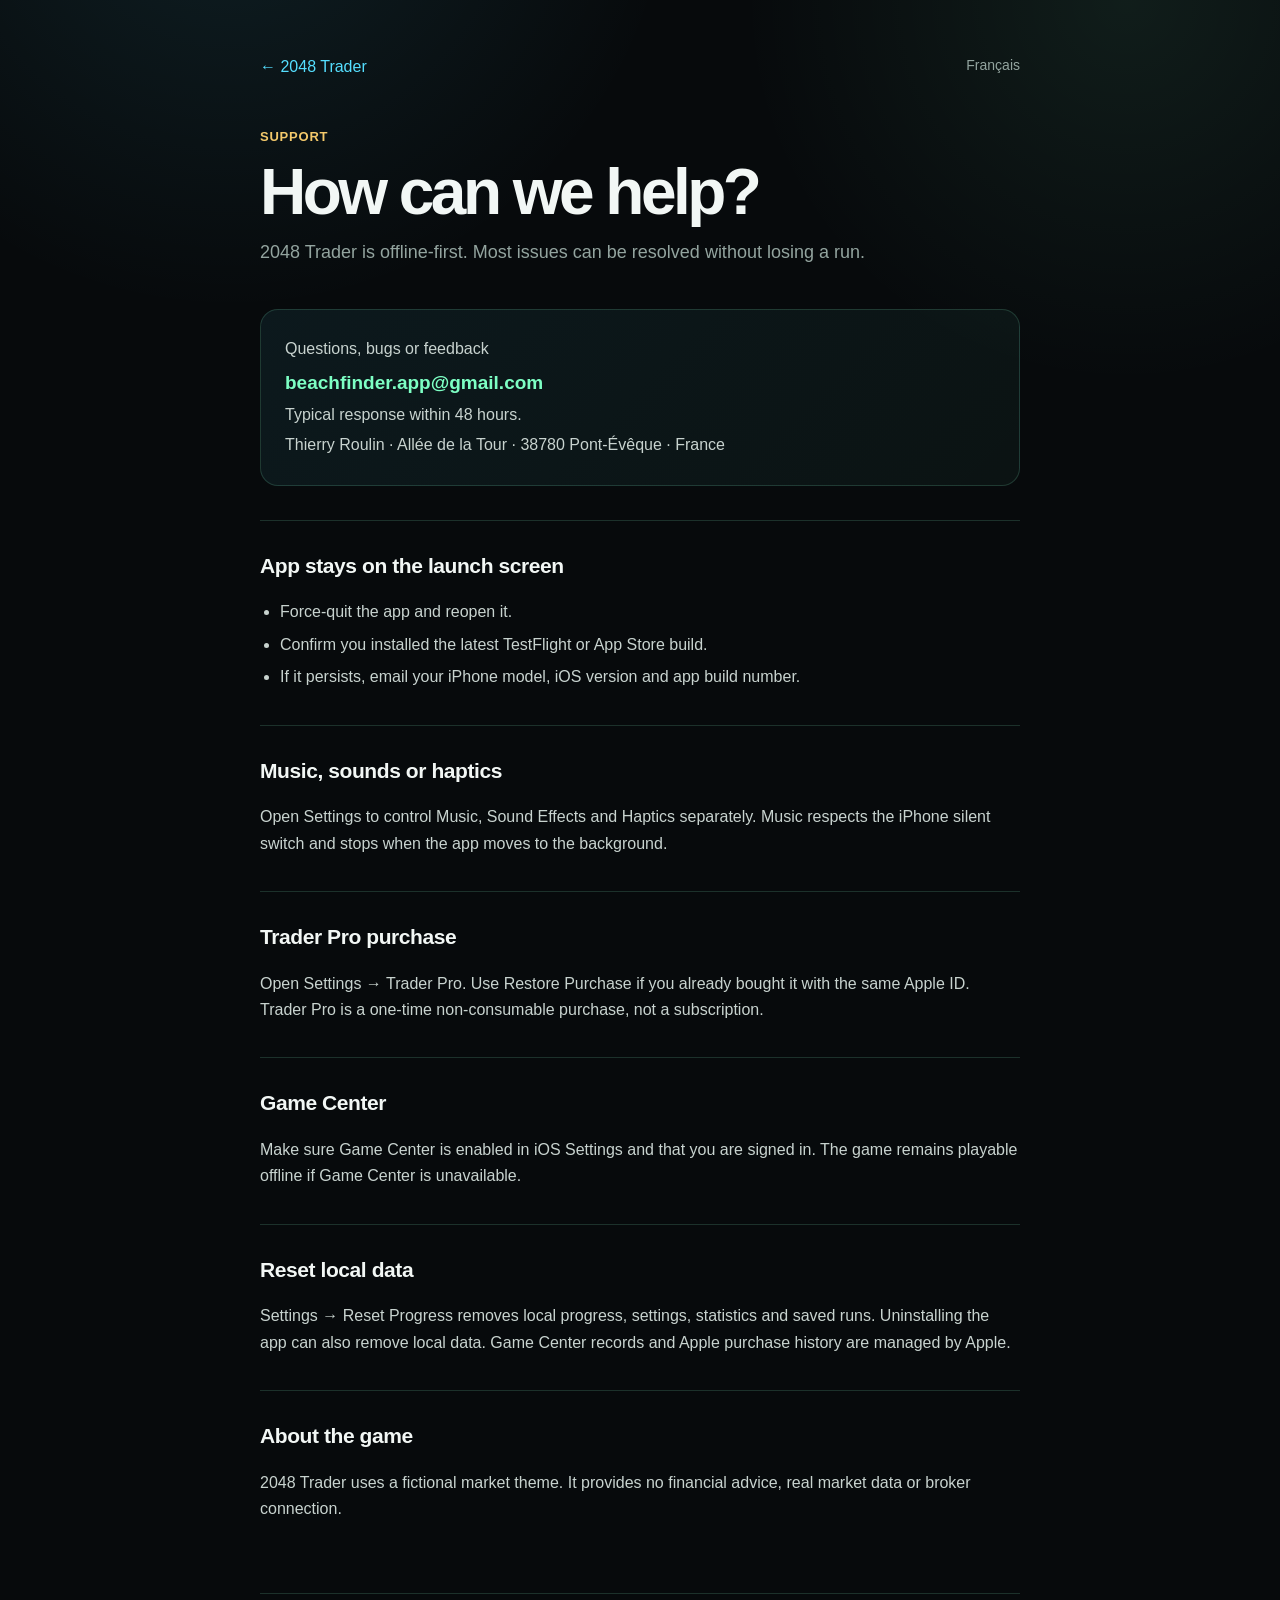
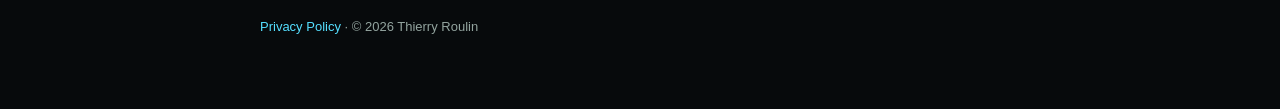
<file: 2048-trader/en/support/index.html>
<!doctype html>
<html lang="en">
  <head>
    <meta charset="utf-8" /><meta name="viewport" content="width=device-width, initial-scale=1" />
    <meta name="description" content="Support for the 2048 Trader iPhone game." />
    <title>Support — 2048 Trader</title><link rel="stylesheet" href="https://troulin-a11y.github.io/7erreurs-invite/2048-trader/styles.css" />
  </head>
  <body><main>
    <nav><a href="https://troulin-a11y.github.io/7erreurs-invite/2048-trader/">← 2048 Trader</a><a class="lang" href="https://troulin-a11y.github.io/7erreurs-invite/2048-trader/fr/support/">Français</a></nav>
    <p class="meta">Support</p><h1>How can we help?</h1>
    <p class="lede">2048 Trader is offline-first. Most issues can be resolved without losing a run.</p>
    <div class="contact"><p>Questions, bugs or feedback</p><a href="mailto:beachfinder.app@gmail.com?subject=%5B2048%20Trader%5D%20Support">beachfinder.app@gmail.com</a><p>Typical response within 48 hours.</p><p>Thierry Roulin · Allée de la Tour · 38780 Pont-Évêque · France</p></div>
    <section><h2>App stays on the launch screen</h2><ul><li>Force-quit the app and reopen it.</li><li>Confirm you installed the latest TestFlight or App Store build.</li><li>If it persists, email your iPhone model, iOS version and app build number.</li></ul></section>
    <section><h2>Music, sounds or haptics</h2><p>Open Settings to control Music, Sound Effects and Haptics separately. Music respects the iPhone silent switch and stops when the app moves to the background.</p></section>
    <section><h2>Trader Pro purchase</h2><p>Open Settings → Trader Pro. Use Restore Purchase if you already bought it with the same Apple ID. Trader Pro is a one-time non-consumable purchase, not a subscription.</p></section>
    <section><h2>Game Center</h2><p>Make sure Game Center is enabled in iOS Settings and that you are signed in. The game remains playable offline if Game Center is unavailable.</p></section>
    <section><h2>Reset local data</h2><p>Settings → Reset Progress removes local progress, settings, statistics and saved runs. Uninstalling the app can also remove local data. Game Center records and Apple purchase history are managed by Apple.</p></section>
    <section><h2>About the game</h2><p>2048 Trader uses a fictional market theme. It provides no financial advice, real market data or broker connection.</p></section>
    <footer><a href="https://troulin-a11y.github.io/7erreurs-invite/2048-trader/en/privacy/">Privacy Policy</a> · © 2026 Thierry Roulin</footer>
  </main></body>
</html>
</file>
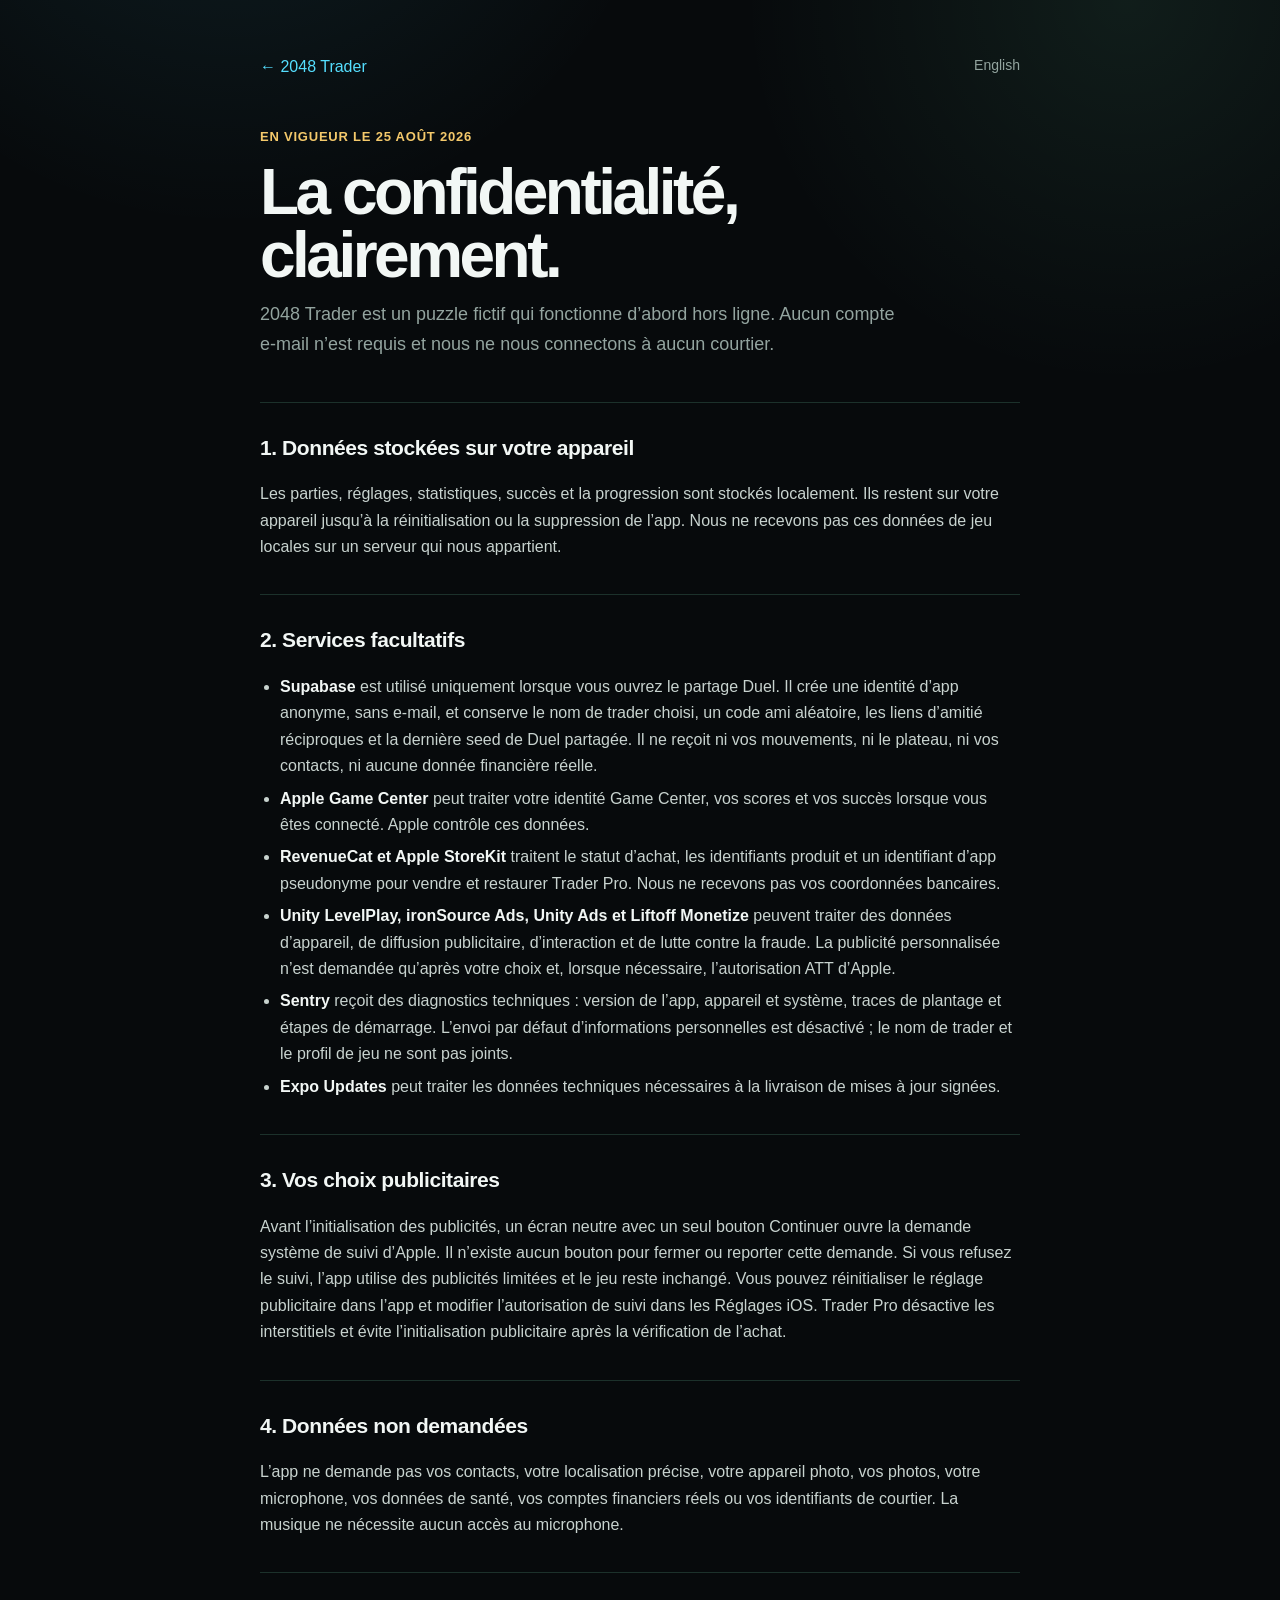
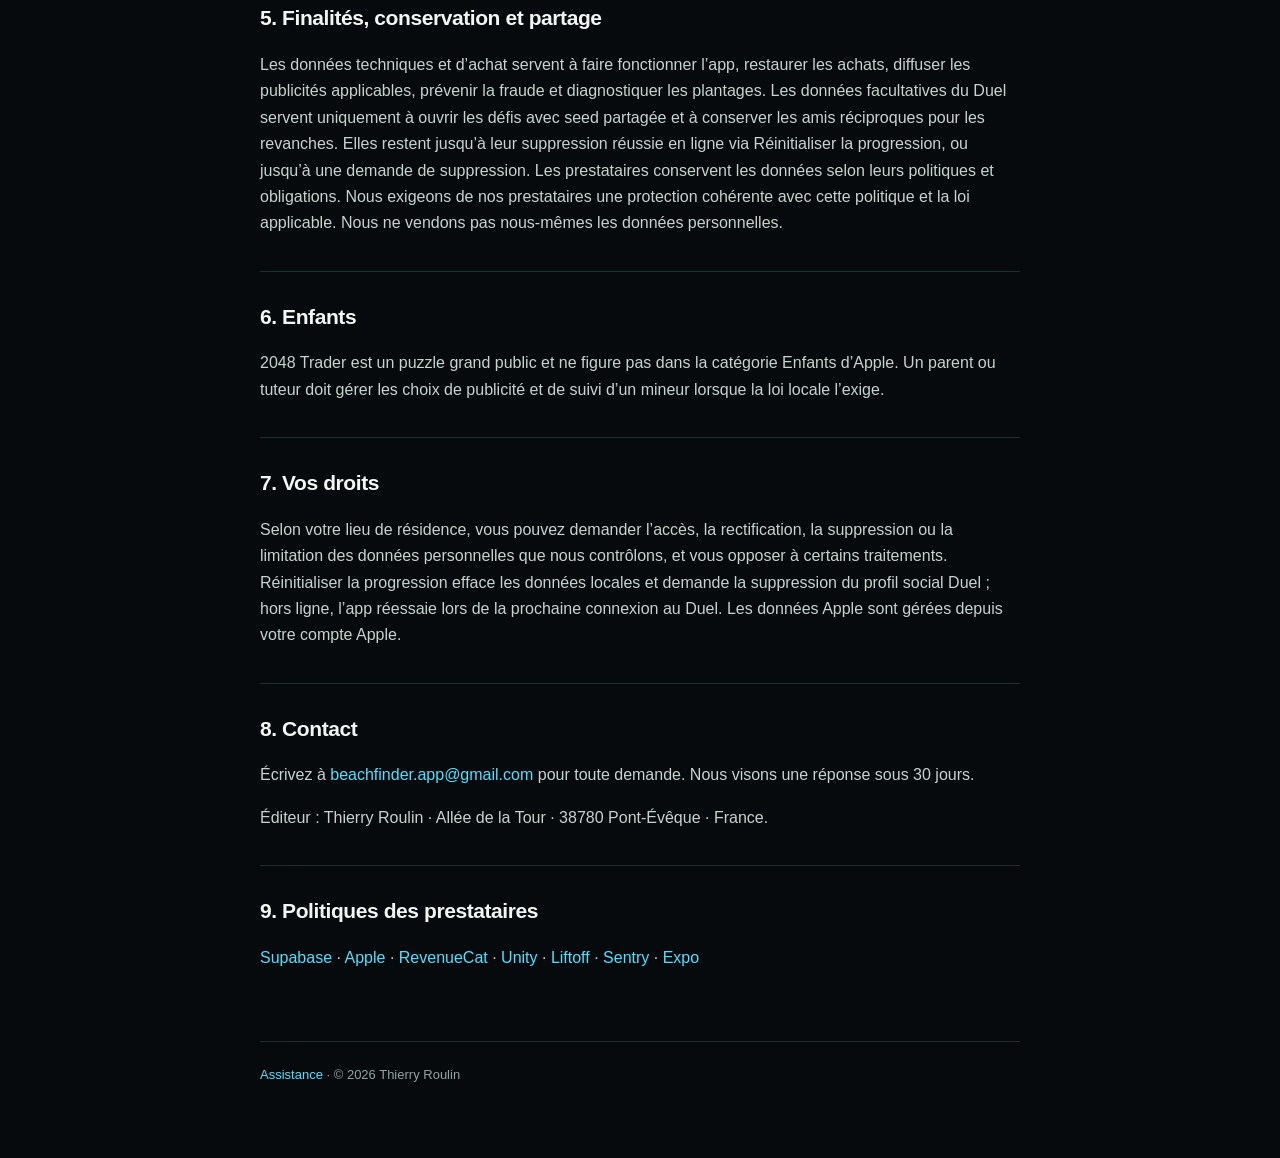
<file: 2048-trader/fr/privacy/index.html>
<!doctype html>
<html lang="fr">
  <head>
    <meta charset="utf-8" />
    <meta name="viewport" content="width=device-width, initial-scale=1" />
    <meta name="description" content="Politique de confidentialité de 2048 Trader." />
    <title>Politique de confidentialité — 2048 Trader</title>
    <link rel="stylesheet" href="https://troulin-a11y.github.io/7erreurs-invite/2048-trader/styles.css" />
  </head>
  <body>
    <main>
      <nav><a href="https://troulin-a11y.github.io/7erreurs-invite/2048-trader/fr/">← 2048 Trader</a><a class="lang" href="https://troulin-a11y.github.io/7erreurs-invite/2048-trader/en/privacy/">English</a></nav>
      <p class="meta">En vigueur le 25 août 2026</p>
      <h1>La confidentialité, clairement.</h1>
      <p class="lede">
        2048 Trader est un puzzle fictif qui fonctionne d’abord hors ligne. Aucun compte e-mail
        n’est requis et nous ne nous connectons à aucun courtier.
      </p>
      <section>
        <h2>1. Données stockées sur votre appareil</h2>
        <p>
          Les parties, réglages, statistiques, succès et la progression sont stockés localement. Ils
          restent sur votre appareil jusqu’à la réinitialisation ou la suppression de l’app. Nous ne
          recevons pas ces données de jeu locales sur un serveur qui nous appartient.
        </p>
      </section>
      <section>
        <h2>2. Services facultatifs</h2>
        <ul>
          <li>
            <strong>Supabase</strong> est utilisé uniquement lorsque vous ouvrez le partage Duel. Il
            crée une identité d’app anonyme, sans e-mail, et conserve le nom de trader choisi, un
            code ami aléatoire, les liens d’amitié réciproques et la dernière seed de Duel partagée.
            Il ne reçoit ni vos mouvements, ni le plateau, ni vos contacts, ni aucune donnée
            financière réelle.
          </li>
          <li>
            <strong>Apple Game Center</strong> peut traiter votre identité Game Center, vos scores
            et vos succès lorsque vous êtes connecté. Apple contrôle ces données.
          </li>
          <li>
            <strong>RevenueCat et Apple StoreKit</strong> traitent le statut d’achat, les
            identifiants produit et un identifiant d’app pseudonyme pour vendre et restaurer Trader
            Pro. Nous ne recevons pas vos coordonnées bancaires.
          </li>
          <li>
            <strong>Unity LevelPlay, ironSource Ads, Unity Ads et Liftoff Monetize</strong> peuvent
            traiter des données d’appareil, de diffusion publicitaire, d’interaction et de lutte
            contre la fraude. La publicité personnalisée n’est demandée qu’après votre choix et,
            lorsque nécessaire, l’autorisation ATT d’Apple.
          </li>
          <li>
            <strong>Sentry</strong> reçoit des diagnostics techniques : version de l’app, appareil
            et système, traces de plantage et étapes de démarrage. L’envoi par défaut d’informations
            personnelles est désactivé ; le nom de trader et le profil de jeu ne sont pas joints.
          </li>
          <li>
            <strong>Expo Updates</strong> peut traiter les données techniques nécessaires à la
            livraison de mises à jour signées.
          </li>
        </ul>
      </section>
      <section>
        <h2>3. Vos choix publicitaires</h2>
        <p>
          Avant l’initialisation des publicités, un écran neutre avec un seul bouton Continuer ouvre
          la demande système de suivi d’Apple. Il n’existe aucun bouton pour fermer ou reporter cette
          demande. Si vous refusez le suivi, l’app utilise des publicités limitées et le jeu reste
          inchangé. Vous pouvez réinitialiser le réglage publicitaire dans l’app et modifier
          l’autorisation de suivi dans les Réglages iOS. Trader Pro désactive les interstitiels et
          évite l’initialisation publicitaire après la vérification de l’achat.
        </p>
      </section>
      <section>
        <h2>4. Données non demandées</h2>
        <p>
          L’app ne demande pas vos contacts, votre localisation précise, votre appareil photo, vos
          photos, votre microphone, vos données de santé, vos comptes financiers réels ou vos
          identifiants de courtier. La musique ne nécessite aucun accès au microphone.
        </p>
      </section>
      <section>
        <h2>5. Finalités, conservation et partage</h2>
        <p>
          Les données techniques et d’achat servent à faire fonctionner l’app, restaurer les achats,
          diffuser les publicités applicables, prévenir la fraude et diagnostiquer les plantages.
          Les données facultatives du Duel servent uniquement à ouvrir les défis avec seed partagée
          et à conserver les amis réciproques pour les revanches. Elles restent jusqu’à leur
          suppression réussie en ligne via Réinitialiser la progression, ou jusqu’à une demande de
          suppression. Les prestataires conservent les données selon leurs politiques et
          obligations. Nous exigeons de nos prestataires une protection cohérente avec cette
          politique et la loi applicable. Nous ne vendons pas nous-mêmes les données personnelles.
        </p>
      </section>
      <section>
        <h2>6. Enfants</h2>
        <p>
          2048 Trader est un puzzle grand public et ne figure pas dans la catégorie Enfants d’Apple.
          Un parent ou tuteur doit gérer les choix de publicité et de suivi d’un mineur lorsque la
          loi locale l’exige.
        </p>
      </section>
      <section>
        <h2>7. Vos droits</h2>
        <p>
          Selon votre lieu de résidence, vous pouvez demander l’accès, la rectification, la
          suppression ou la limitation des données personnelles que nous contrôlons, et vous opposer
          à certains traitements. Réinitialiser la progression efface les données locales et demande
          la suppression du profil social Duel ; hors ligne, l’app réessaie lors de la prochaine
          connexion au Duel. Les données Apple sont gérées depuis votre compte Apple.
        </p>
      </section>
      <section>
        <h2>8. Contact</h2>
        <p>
          Écrivez à
          <a
            href="mailto:beachfinder.app@gmail.com?subject=%5B2048%20Trader%5D%20Confidentialit%C3%A9"
            >beachfinder.app@gmail.com</a
          >
          pour toute demande. Nous visons une réponse sous 30 jours.
        </p>
        <p>Éditeur : Thierry Roulin · Allée de la Tour · 38780 Pont-Évêque · France.</p>
      </section>
      <section>
        <h2>9. Politiques des prestataires</h2>
        <p>
          <a href="https://supabase.com/privacy">Supabase</a> ·
          <a href="https://www.apple.com/fr/legal/privacy/">Apple</a> ·
          <a href="https://www.revenuecat.com/privacy/">RevenueCat</a> ·
          <a href="https://unity.com/legal/privacy-policy">Unity</a> ·
          <a href="https://liftoff.io/privacy-policy/">Liftoff</a> ·
          <a href="https://sentry.io/privacy/">Sentry</a> ·
          <a href="https://expo.dev/privacy">Expo</a>
        </p>
      </section>
      <footer><a href="https://troulin-a11y.github.io/7erreurs-invite/2048-trader/fr/support/">Assistance</a> · © 2026 Thierry Roulin</footer>
    </main>
  </body>
</html>
</file>
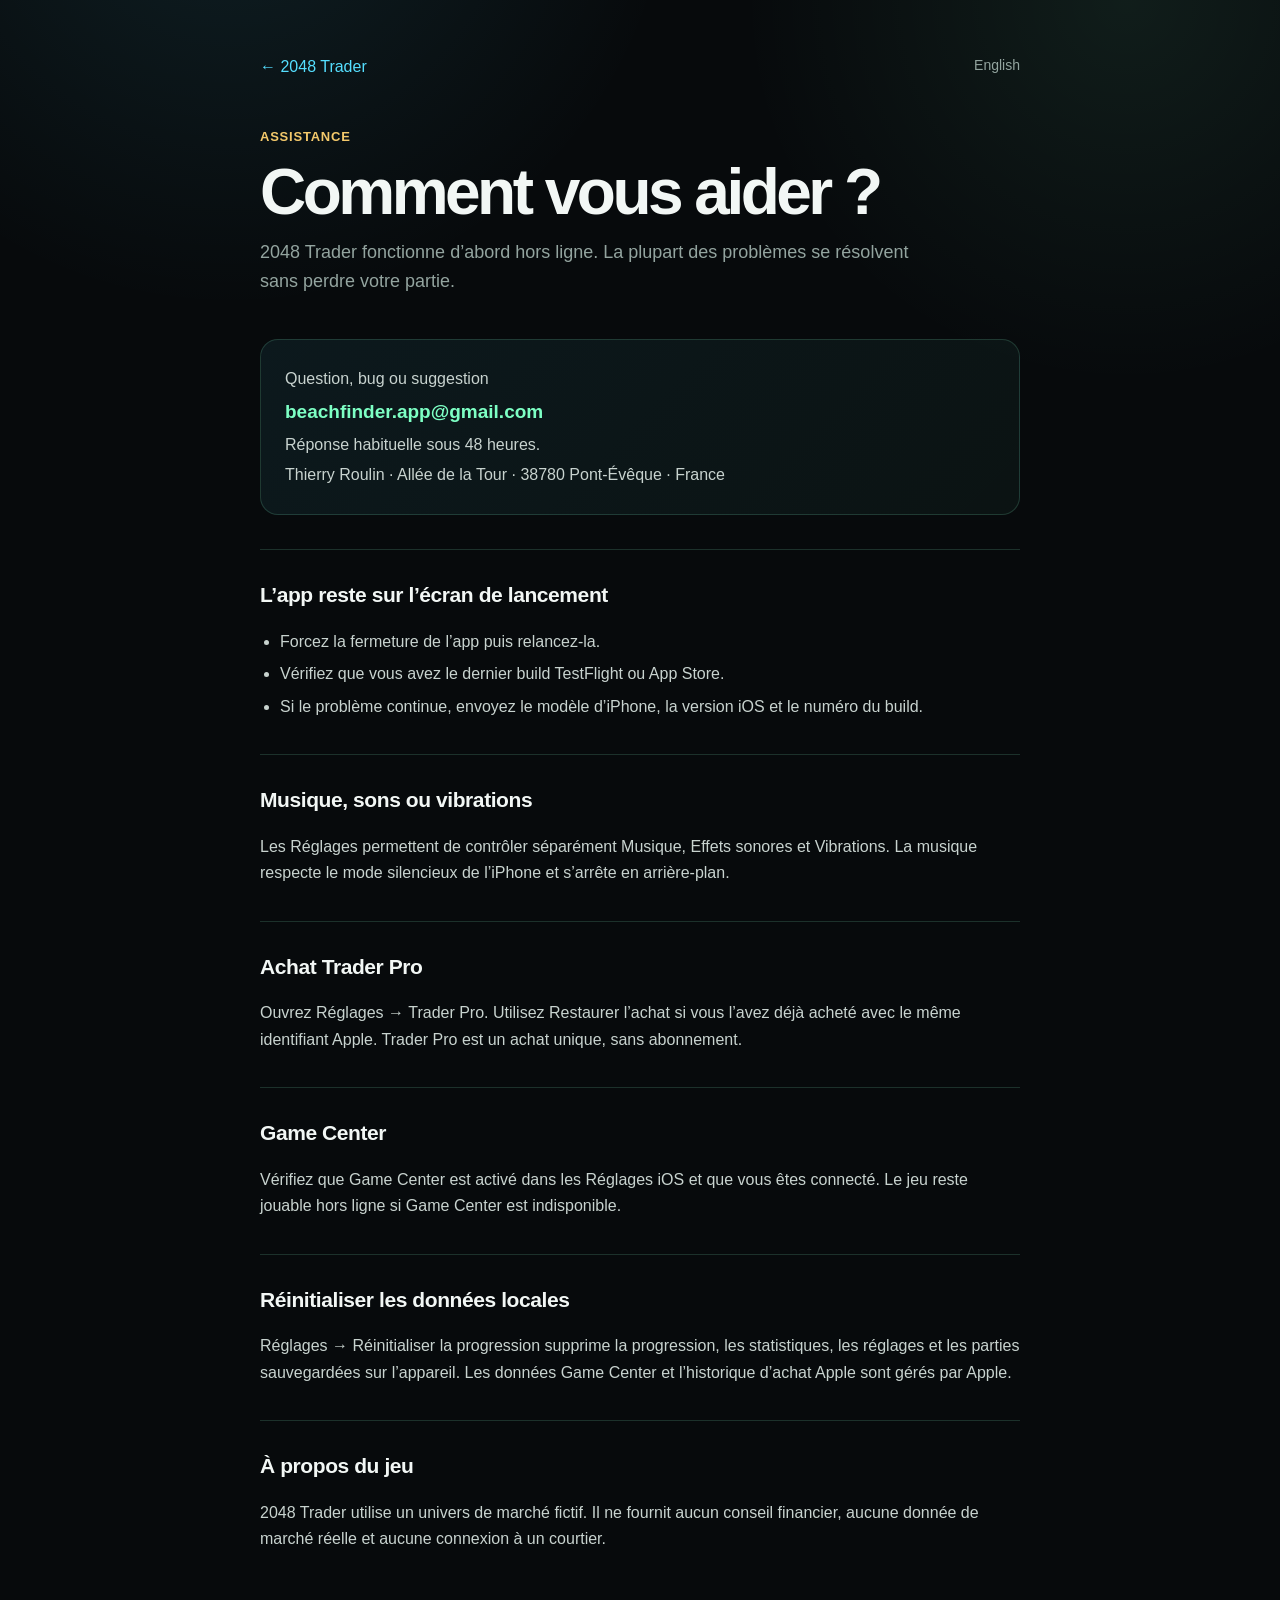
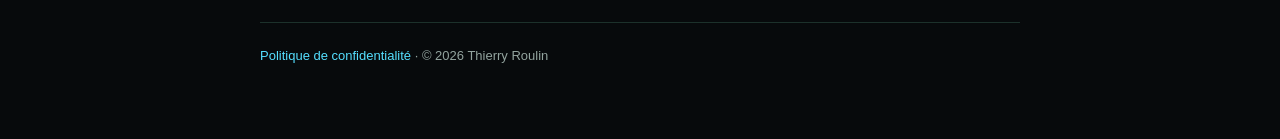
<file: 2048-trader/fr/support/index.html>
<!doctype html>
<html lang="fr">
  <head>
    <meta charset="utf-8" /><meta name="viewport" content="width=device-width, initial-scale=1" />
    <meta name="description" content="Assistance du jeu iPhone 2048 Trader." />
    <title>Assistance — 2048 Trader</title><link rel="stylesheet" href="https://troulin-a11y.github.io/7erreurs-invite/2048-trader/styles.css" />
  </head>
  <body><main>
    <nav><a href="https://troulin-a11y.github.io/7erreurs-invite/2048-trader/fr/">← 2048 Trader</a><a class="lang" href="https://troulin-a11y.github.io/7erreurs-invite/2048-trader/en/support/">English</a></nav>
    <p class="meta">Assistance</p><h1>Comment vous aider ?</h1>
    <p class="lede">2048 Trader fonctionne d’abord hors ligne. La plupart des problèmes se résolvent sans perdre votre partie.</p>
    <div class="contact"><p>Question, bug ou suggestion</p><a href="mailto:beachfinder.app@gmail.com?subject=%5B2048%20Trader%5D%20Assistance">beachfinder.app@gmail.com</a><p>Réponse habituelle sous 48 heures.</p><p>Thierry Roulin · Allée de la Tour · 38780 Pont-Évêque · France</p></div>
    <section><h2>L’app reste sur l’écran de lancement</h2><ul><li>Forcez la fermeture de l’app puis relancez-la.</li><li>Vérifiez que vous avez le dernier build TestFlight ou App Store.</li><li>Si le problème continue, envoyez le modèle d’iPhone, la version iOS et le numéro du build.</li></ul></section>
    <section><h2>Musique, sons ou vibrations</h2><p>Les Réglages permettent de contrôler séparément Musique, Effets sonores et Vibrations. La musique respecte le mode silencieux de l’iPhone et s’arrête en arrière-plan.</p></section>
    <section><h2>Achat Trader Pro</h2><p>Ouvrez Réglages → Trader Pro. Utilisez Restaurer l’achat si vous l’avez déjà acheté avec le même identifiant Apple. Trader Pro est un achat unique, sans abonnement.</p></section>
    <section><h2>Game Center</h2><p>Vérifiez que Game Center est activé dans les Réglages iOS et que vous êtes connecté. Le jeu reste jouable hors ligne si Game Center est indisponible.</p></section>
    <section><h2>Réinitialiser les données locales</h2><p>Réglages → Réinitialiser la progression supprime la progression, les statistiques, les réglages et les parties sauvegardées sur l’appareil. Les données Game Center et l’historique d’achat Apple sont gérés par Apple.</p></section>
    <section><h2>À propos du jeu</h2><p>2048 Trader utilise un univers de marché fictif. Il ne fournit aucun conseil financier, aucune donnée de marché réelle et aucune connexion à un courtier.</p></section>
    <footer><a href="https://troulin-a11y.github.io/7erreurs-invite/2048-trader/fr/privacy/">Politique de confidentialité</a> · © 2026 Thierry Roulin</footer>
  </main></body>
</html>
</file>
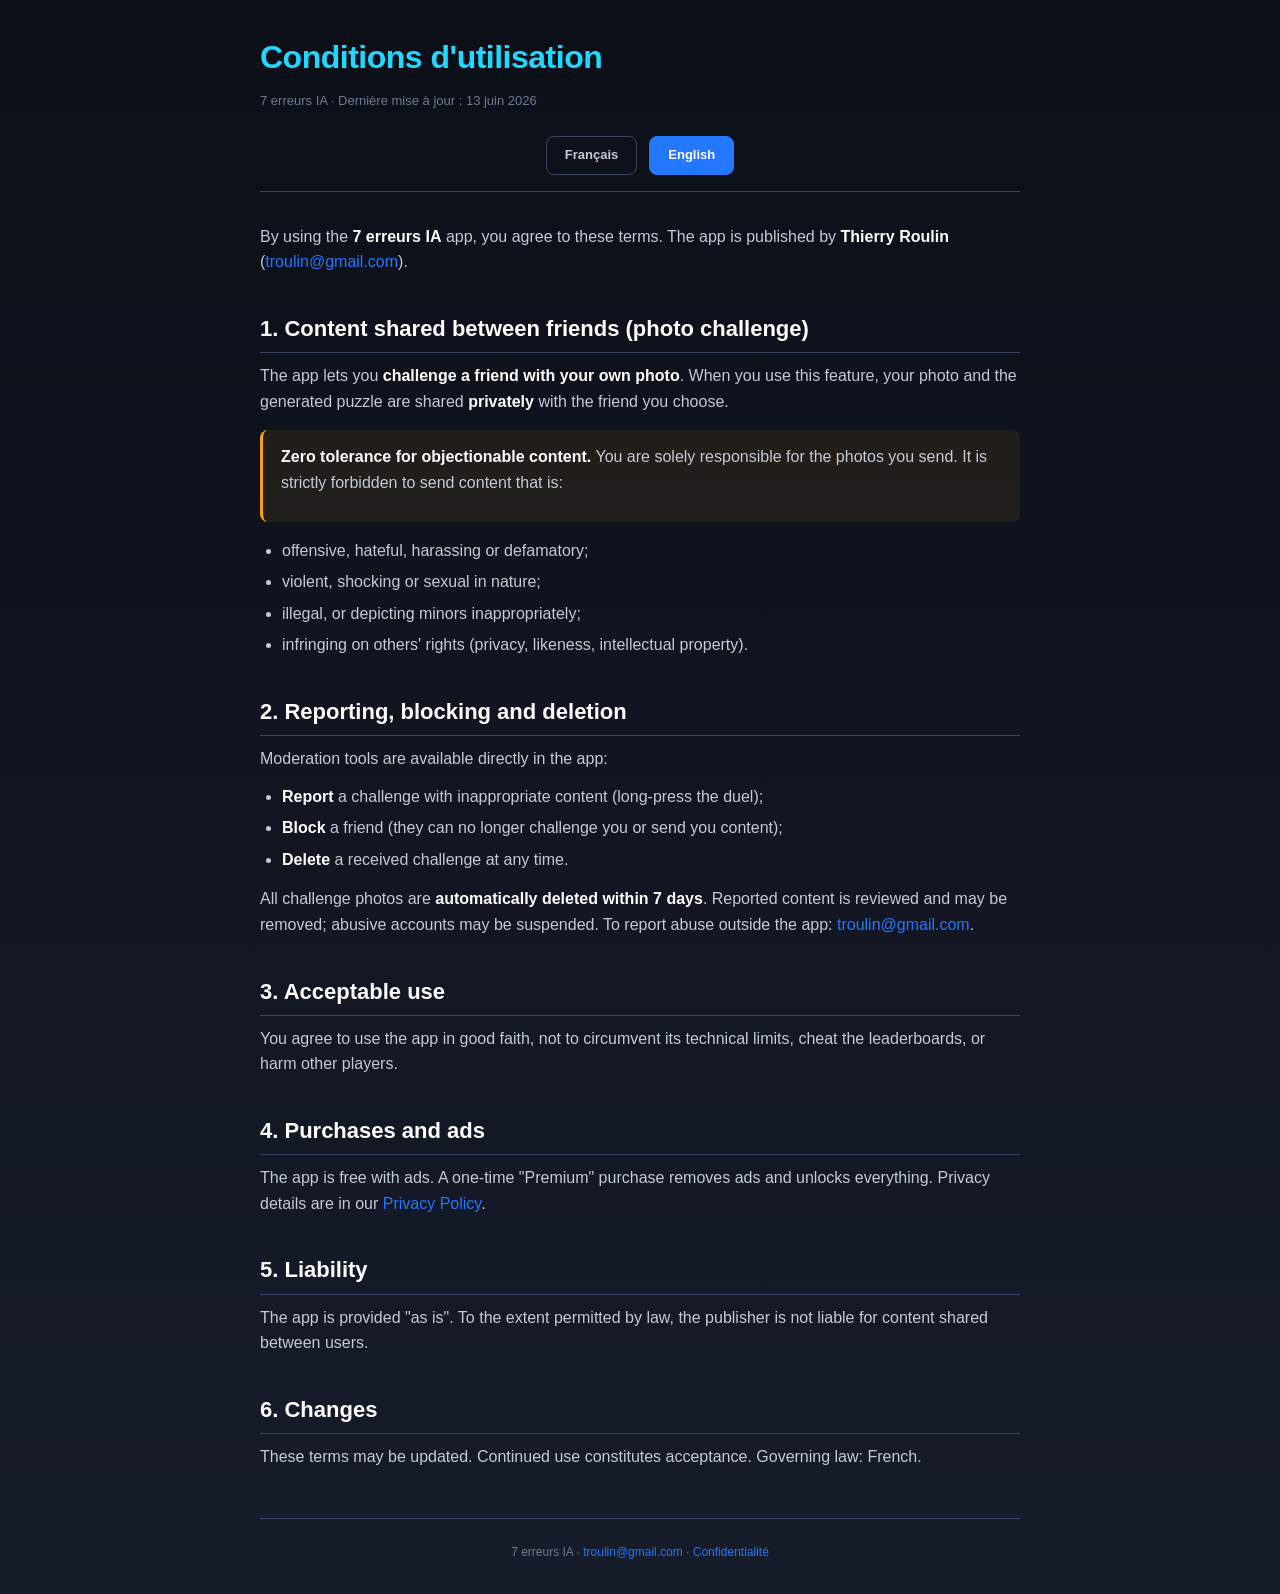
<file: cgu.html>
<!DOCTYPE html>
<html lang="fr">
<head>
<meta charset="UTF-8">
<meta name="viewport" content="width=device-width, initial-scale=1, viewport-fit=cover">
<title>Conditions d'utilisation - 7 erreurs IA</title>
<meta name="description" content="Conditions d'utilisation (CGU/EULA) de l'app 7 erreurs IA, incluant les regles sur le contenu partage entre amis (defi photo).">
<style>
* { box-sizing: border-box; margin: 0; padding: 0; }
html, body { background: #0b0f17; }
body { font-family: -apple-system, BlinkMacSystemFont, "Segoe UI", Roboto, sans-serif; background: linear-gradient(180deg, #0b0f17 0%, #171c2b 100%); color: #e6e9ef; min-height: 100vh; padding: 32px 20px; line-height: 1.6; }
.container { max-width: 760px; margin: 0 auto; }
h1 { color: #20d7ff; font-size: 32px; font-weight: 900; margin-bottom: 8px; letter-spacing: -0.5px; }
h2 { color: #fff; font-size: 22px; font-weight: 900; margin-top: 36px; margin-bottom: 10px; border-bottom: 1px solid #3a4663; padding-bottom: 6px; }
p { color: #c4cad6; margin-bottom: 12px; }
ul { margin-left: 22px; margin-bottom: 14px; }
li { color: #c4cad6; margin-bottom: 6px; }
strong { color: #fff; }
a { color: #2477ff; text-decoration: none; }
a:hover { text-decoration: underline; }
.meta { color: #6f7a91; font-size: 13px; margin-bottom: 24px; }
.warning { background: rgba(255, 159, 10, 0.08); border-left: 3px solid #ff9f0a; padding: 14px 18px; border-radius: 8px; margin: 16px 0; }
.lang-switch { display: flex; gap: 12px; justify-content: center; margin: 24px 0 32px; padding-bottom: 16px; border-bottom: 1px solid #3a4663; }
.lang-switch a { padding: 8px 18px; border: 1px solid #3a4663; border-radius: 8px; color: #c4cad6; font-weight: 800; font-size: 13px; }
.lang-switch a:hover, .lang-switch a.active { background: #2477ff; color: #fff; border-color: #2477ff; text-decoration: none; }
.footer { color: #6f7a91; font-size: 12px; text-align: center; margin-top: 48px; padding-top: 24px; border-top: 1px solid #3a4663; }
.hidden { display: none; }
</style>
</head>
<body>
<div class="container">

  <h1>Conditions d'utilisation</h1>
  <div class="meta">7 erreurs IA &middot; Derni&egrave;re mise &agrave; jour : 13 juin 2026</div>

  <div class="lang-switch">
    <a id="btn-fr" href="#" class="active">Fran&ccedil;ais</a>
    <a id="btn-en" href="#">English</a>
  </div>

  <!-- ============== FRANCAIS ============== -->
  <div id="lang-fr">
    <p>En utilisant l'app <strong>7 erreurs IA</strong>, tu acceptes les pr&eacute;sentes conditions. L'app est &eacute;dit&eacute;e par <strong>Thierry Roulin</strong> (<a href="mailto:troulin@gmail.com">troulin@gmail.com</a>).</p>

    <h2>1. Contenu partag&eacute; entre amis (d&eacute;fi photo)</h2>
    <p>L'app permet de <strong>d&eacute;fier un ami avec ta propre photo</strong>. Quand tu utilises cette fonction, ta photo et le puzzle g&eacute;n&eacute;r&eacute; sont partag&eacute;s <strong>en priv&eacute;</strong> avec l'ami que tu choisis.</p>
    <div class="warning">
      <p><strong>Tol&eacute;rance z&eacute;ro pour les contenus inappropri&eacute;s.</strong> Tu es seul responsable des photos que tu envoies. Il est strictement interdit d'envoyer du contenu :</p>
    </div>
    <ul>
      <li>offensant, haineux, harcelant ou diffamatoire ;</li>
      <li>violent, choquant ou &agrave; caract&egrave;re sexuel ;</li>
      <li>ill&eacute;gal, ou repr&eacute;sentant des mineurs de mani&egrave;re inappropri&eacute;e ;</li>
      <li>qui viole les droits d'autrui (vie priv&eacute;e, droit &agrave; l'image, propri&eacute;t&eacute; intellectuelle).</li>
    </ul>

    <h2>2. Signalement, blocage et suppression</h2>
    <p>Tu disposes d'outils de mod&eacute;ration directement dans l'app :</p>
    <ul>
      <li><strong>Signaler</strong> un d&eacute;fi au contenu inappropri&eacute; (appui long sur le duel) ;</li>
      <li><strong>Bloquer</strong> un ami (il ne pourra plus te d&eacute;fier ni t'envoyer de contenu) ;</li>
      <li><strong>Supprimer</strong> un d&eacute;fi re&ccedil;u &agrave; tout moment.</li>
    </ul>
    <p>Toutes les photos de d&eacute;fi sont <strong>supprim&eacute;es automatiquement sous 7 jours</strong>. Les contenus signal&eacute;s sont examin&eacute;s et peuvent &ecirc;tre retir&eacute;s ; les comptes abusifs peuvent &ecirc;tre suspendus. Pour signaler un abus en dehors de l'app : <a href="mailto:troulin@gmail.com">troulin@gmail.com</a>.</p>

    <h2>3. Utilisation acceptable</h2>
    <p>Tu t'engages &agrave; utiliser l'app de bonne foi, &agrave; ne pas tenter de contourner ses limites techniques, de tricher aux classements, ni de nuire aux autres joueurs.</p>

    <h2>4. Achats et publicit&eacute;s</h2>
    <p>L'app est gratuite avec publicit&eacute;s. Un achat unique &laquo; Premium &raquo; supprime les pubs et d&eacute;bloque tout. Les d&eacute;tails de confidentialit&eacute; figurent dans notre <a href="privacy.html">Politique de confidentialit&eacute;</a>.</p>

    <h2>5. Responsabilit&eacute;</h2>
    <p>L'app est fournie &laquo; en l'&eacute;tat &raquo;. Dans les limites permises par la loi, l'&eacute;diteur ne saurait &ecirc;tre tenu responsable des contenus partag&eacute;s entre utilisateurs.</p>

    <h2>6. Modifications</h2>
    <p>Ces conditions peuvent &ecirc;tre mises &agrave; jour. La poursuite de l'utilisation vaut acceptation. Droit applicable : fran&ccedil;ais.</p>
  </div>

  <!-- ============== ENGLISH ============== -->
  <div id="lang-en" class="hidden">
    <p>By using the <strong>7 erreurs IA</strong> app, you agree to these terms. The app is published by <strong>Thierry Roulin</strong> (<a href="mailto:troulin@gmail.com">troulin@gmail.com</a>).</p>

    <h2>1. Content shared between friends (photo challenge)</h2>
    <p>The app lets you <strong>challenge a friend with your own photo</strong>. When you use this feature, your photo and the generated puzzle are shared <strong>privately</strong> with the friend you choose.</p>
    <div class="warning">
      <p><strong>Zero tolerance for objectionable content.</strong> You are solely responsible for the photos you send. It is strictly forbidden to send content that is:</p>
    </div>
    <ul>
      <li>offensive, hateful, harassing or defamatory;</li>
      <li>violent, shocking or sexual in nature;</li>
      <li>illegal, or depicting minors inappropriately;</li>
      <li>infringing on others' rights (privacy, likeness, intellectual property).</li>
    </ul>

    <h2>2. Reporting, blocking and deletion</h2>
    <p>Moderation tools are available directly in the app:</p>
    <ul>
      <li><strong>Report</strong> a challenge with inappropriate content (long-press the duel);</li>
      <li><strong>Block</strong> a friend (they can no longer challenge you or send you content);</li>
      <li><strong>Delete</strong> a received challenge at any time.</li>
    </ul>
    <p>All challenge photos are <strong>automatically deleted within 7 days</strong>. Reported content is reviewed and may be removed; abusive accounts may be suspended. To report abuse outside the app: <a href="mailto:troulin@gmail.com">troulin@gmail.com</a>.</p>

    <h2>3. Acceptable use</h2>
    <p>You agree to use the app in good faith, not to circumvent its technical limits, cheat the leaderboards, or harm other players.</p>

    <h2>4. Purchases and ads</h2>
    <p>The app is free with ads. A one-time "Premium" purchase removes ads and unlocks everything. Privacy details are in our <a href="privacy.html">Privacy Policy</a>.</p>

    <h2>5. Liability</h2>
    <p>The app is provided "as is". To the extent permitted by law, the publisher is not liable for content shared between users.</p>

    <h2>6. Changes</h2>
    <p>These terms may be updated. Continued use constitutes acceptance. Governing law: French.</p>
  </div>

  <div class="footer">
    7 erreurs IA &middot; <a href="mailto:troulin@gmail.com">troulin@gmail.com</a> &middot; <a href="privacy.html">Confidentialit&eacute;</a>
  </div>

</div>

<script>
function showLang(lang) {
  document.getElementById('lang-fr').classList.toggle('hidden', lang !== 'fr');
  document.getElementById('lang-en').classList.toggle('hidden', lang !== 'en');
  document.getElementById('btn-fr').classList.toggle('active', lang === 'fr');
  document.getElementById('btn-en').classList.toggle('active', lang === 'en');
  document.documentElement.lang = lang;
  try { history.replaceState(null, '', '#' + lang); } catch (e) {}
}
document.getElementById('btn-fr').addEventListener('click', function(e) { e.preventDefault(); showLang('fr'); });
document.getElementById('btn-en').addEventListener('click', function(e) { e.preventDefault(); showLang('en'); });
(function() {
  var url = new URL(window.location.href);
  var qLang = url.searchParams.get('lang');
  var hLang = (window.location.hash || '').replace('#', '');
  var nLang = (navigator.language || 'fr').toLowerCase().startsWith('fr') ? 'fr' : 'en';
  showLang(qLang || hLang || nLang);
})();
</script>
</body>
</html>
</file>
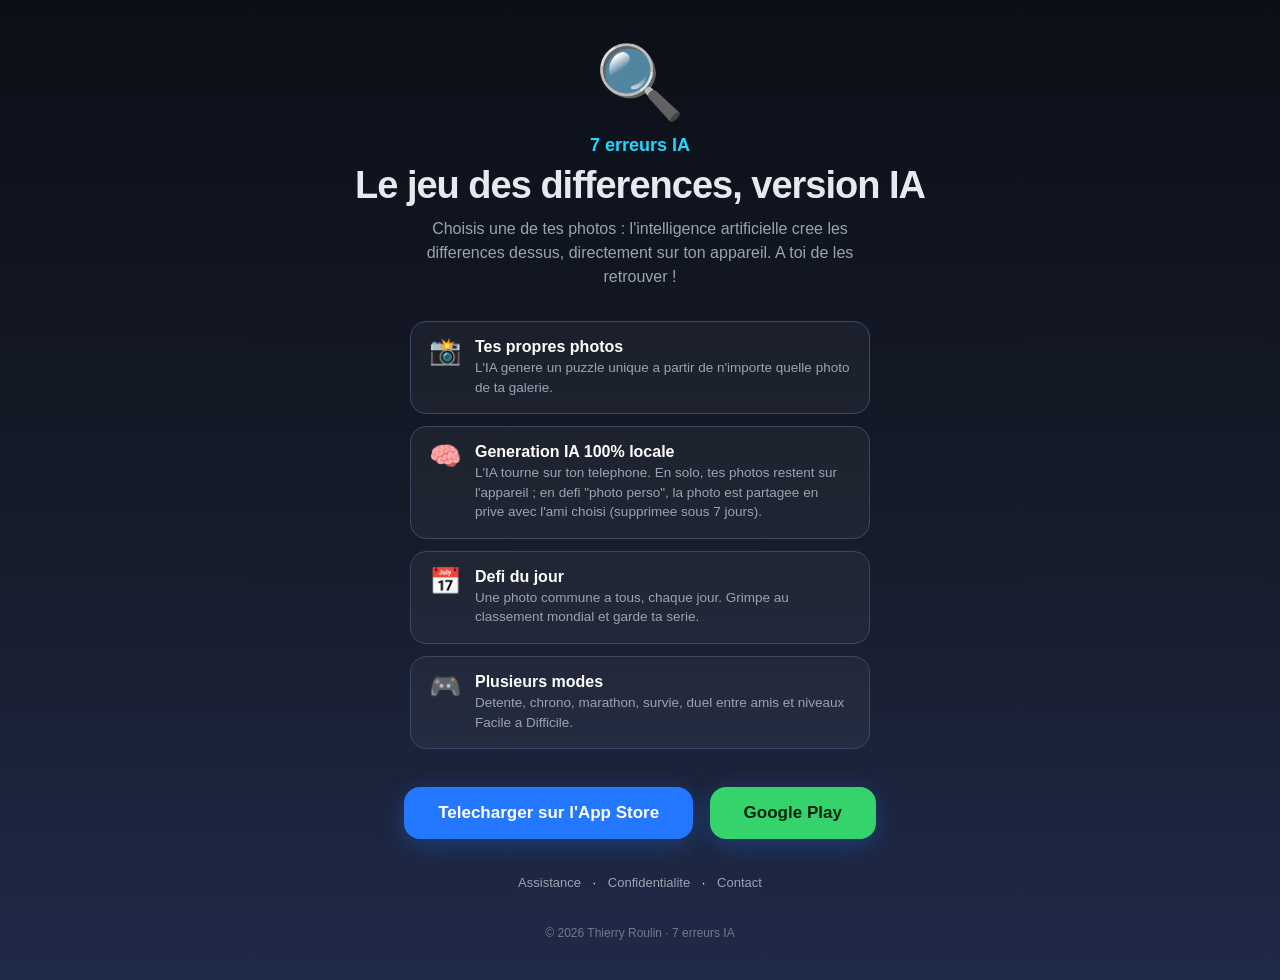
<file: home.html>
<!DOCTYPE html>
<html lang="fr">
<head>
<meta charset="UTF-8">
<meta name="viewport" content="width=device-width, initial-scale=1, viewport-fit=cover">
<title>7 erreurs IA — le jeu des differences sur tes photos</title>
<meta name="description" content="L'IA cree les differences sur tes propres photos. Trouve-les, releve le defi du jour, grimpe au classement.">
<meta property="og:title" content="7 erreurs IA">
<meta property="og:description" content="Le jeu des 7 erreurs, mais l'IA cree les differences sur TES photos.">
<style>
* { box-sizing: border-box; margin: 0; padding: 0; }
html, body { background: #0b0f17; }
body {
  font-family: -apple-system, BlinkMacSystemFont, "Segoe UI", Roboto, sans-serif;
  background: linear-gradient(180deg, #0b0f17 0%, #171c2b 55%, #1f2a48 100%);
  color: #e6e9ef; min-height: 100vh; padding: 40px 22px; text-align: center;
}
.container { max-width: 640px; margin: 0 auto; }
.logo { font-size: 72px; margin-bottom: 10px; }
h1 { font-size: 38px; font-weight: 900; letter-spacing: -1px; margin-bottom: 10px; }
.tag { color: #20d7ff; font-size: 18px; font-weight: 800; margin-bottom: 8px; }
.sub { color: #9aa3b2; font-size: 16px; line-height: 1.5; margin-bottom: 32px; max-width: 480px; margin-left: auto; margin-right: auto; }
.features { text-align: left; max-width: 460px; margin: 0 auto 32px; }
.feat { display: flex; gap: 14px; align-items: flex-start; background: rgba(255,255,255,0.04); border: 1px solid #3a4663; border-radius: 16px; padding: 16px 18px; margin-bottom: 12px; }
.feat .ic { font-size: 26px; line-height: 1; }
.feat .t { color: #fff; font-weight: 900; font-size: 16px; margin-bottom: 2px; }
.feat .d { color: #9aa3b2; font-size: 13.5px; line-height: 1.45; }
.cta { display: inline-flex; align-items: center; justify-content: center; padding: 16px 34px; border-radius: 16px; background: #2477ff; color: #fff; font-weight: 900; font-size: 17px; text-decoration: none; box-shadow: 0 6px 24px rgba(36,119,255,0.3); margin: 6px; }
.links { margin-top: 30px; font-size: 13px; }
.links a { color: #9aa3b2; text-decoration: none; margin: 0 8px; }
.links a:hover { color: #20d7ff; }
.footer { color: #6f7a91; font-size: 12px; margin-top: 36px; }
</style>
</head>
<body>
<div class="container">
  <div class="logo">&#x1F50D;</div>
  <div class="tag">7 erreurs IA</div>
  <h1>Le jeu des differences, version IA</h1>
  <p class="sub">Choisis une de tes photos : l'intelligence artificielle cree les differences
  dessus, directement sur ton appareil. A toi de les retrouver !</p>

  <div class="features">
    <div class="feat"><div class="ic">&#x1F4F8;</div><div><div class="t">Tes propres photos</div><div class="d">L'IA genere un puzzle unique a partir de n'importe quelle photo de ta galerie.</div></div></div>
    <div class="feat"><div class="ic">&#x1F9E0;</div><div><div class="t">Generation IA 100% locale</div><div class="d">L'IA tourne sur ton telephone. En solo, tes photos restent sur l'appareil ; en defi "photo perso", la photo est partagee en prive avec l'ami choisi (supprimee sous 7 jours).</div></div></div>
    <div class="feat"><div class="ic">&#x1F4C5;</div><div><div class="t">Defi du jour</div><div class="d">Une photo commune a tous, chaque jour. Grimpe au classement mondial et garde ta serie.</div></div></div>
    <div class="feat"><div class="ic">&#x1F3AE;</div><div><div class="t">Plusieurs modes</div><div class="d">Detente, chrono, marathon, survie, duel entre amis et niveaux Facile a Difficile.</div></div></div>
  </div>

  <a class="cta" href="https://apps.apple.com/app/id6776700975">Telecharger sur l'App Store</a>
  <a class="cta" style="background:#34d36b;color:#04210f;" href="https://play.google.com/store/apps/details?id=com.erreurs7.ai">Google Play</a>

  <div class="links">
    <a href="support.html">Assistance</a> &middot;
    <a href="privacy.html">Confidentialite</a> &middot;
    <a href="mailto:troulin@gmail.com">Contact</a>
  </div>

  <div class="footer">&copy; 2026 Thierry Roulin &middot; 7 erreurs IA</div>
</div>
</body>
</html>
</file>
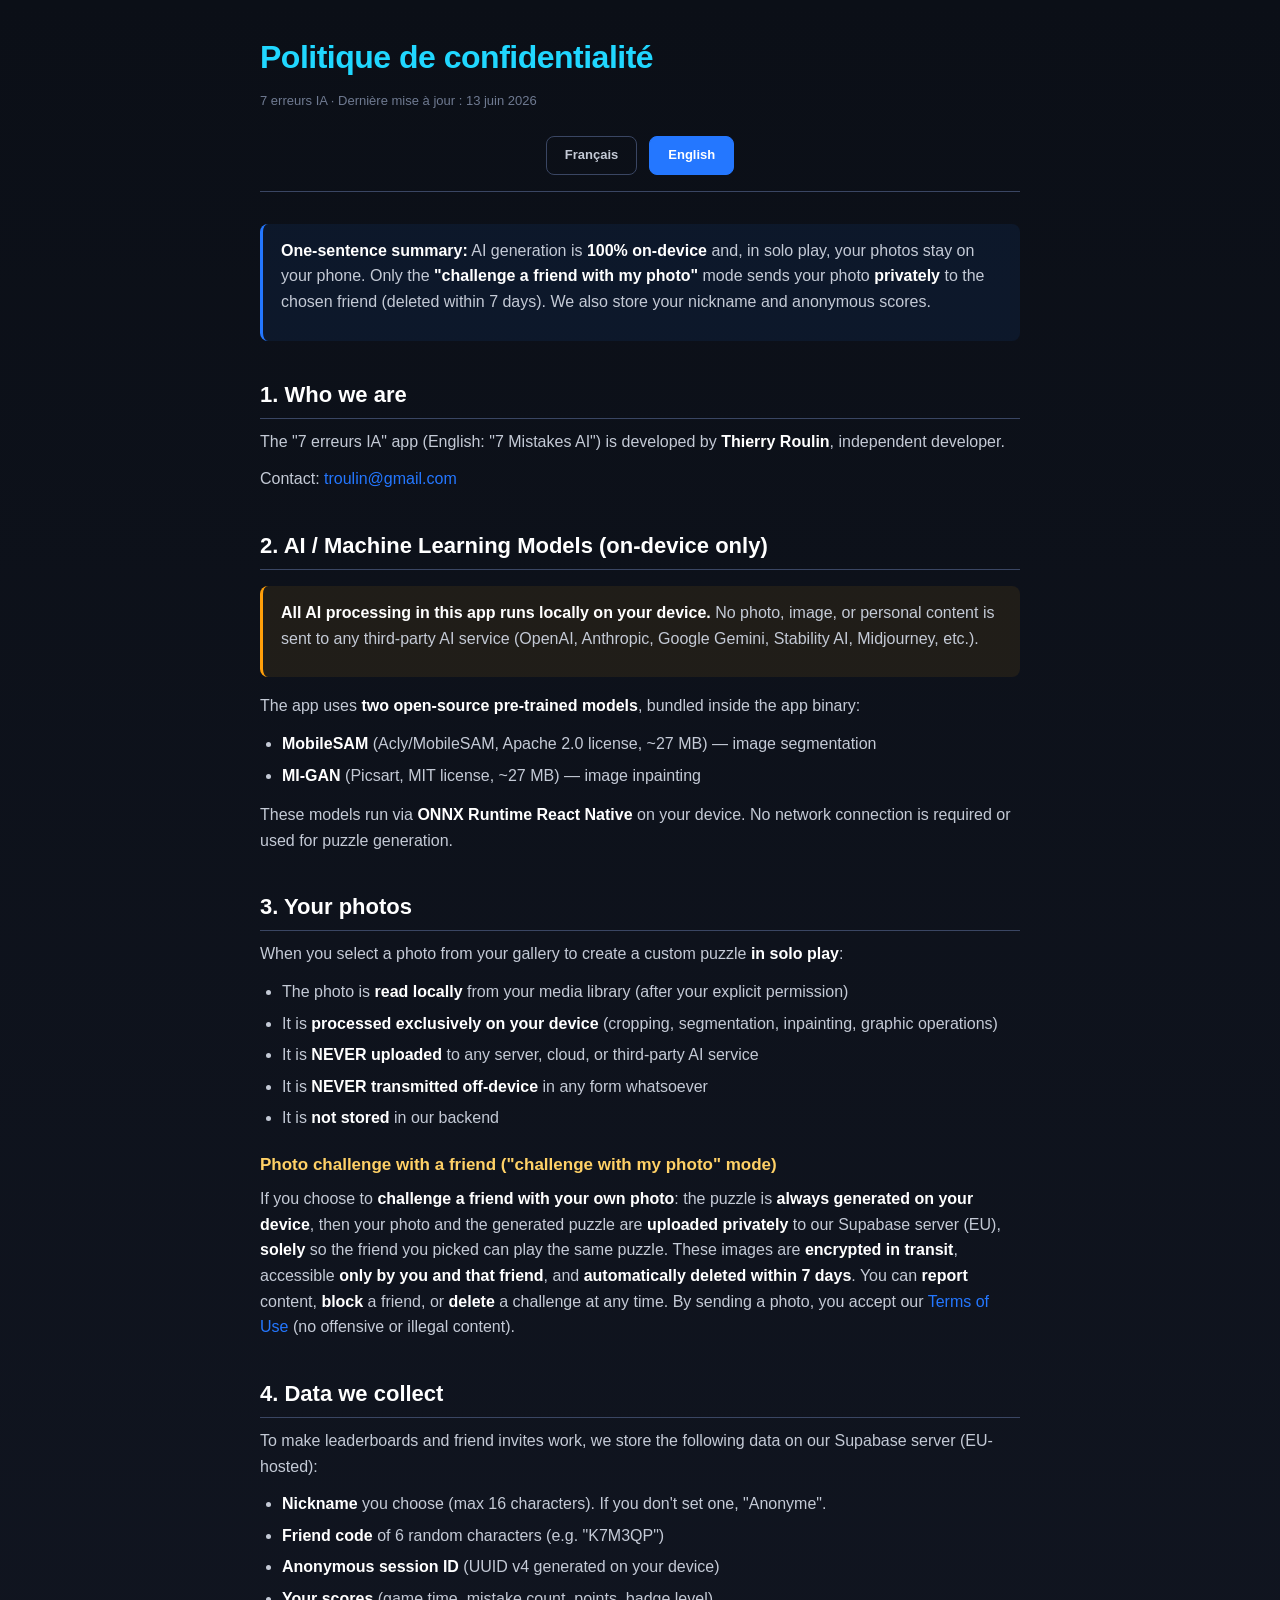
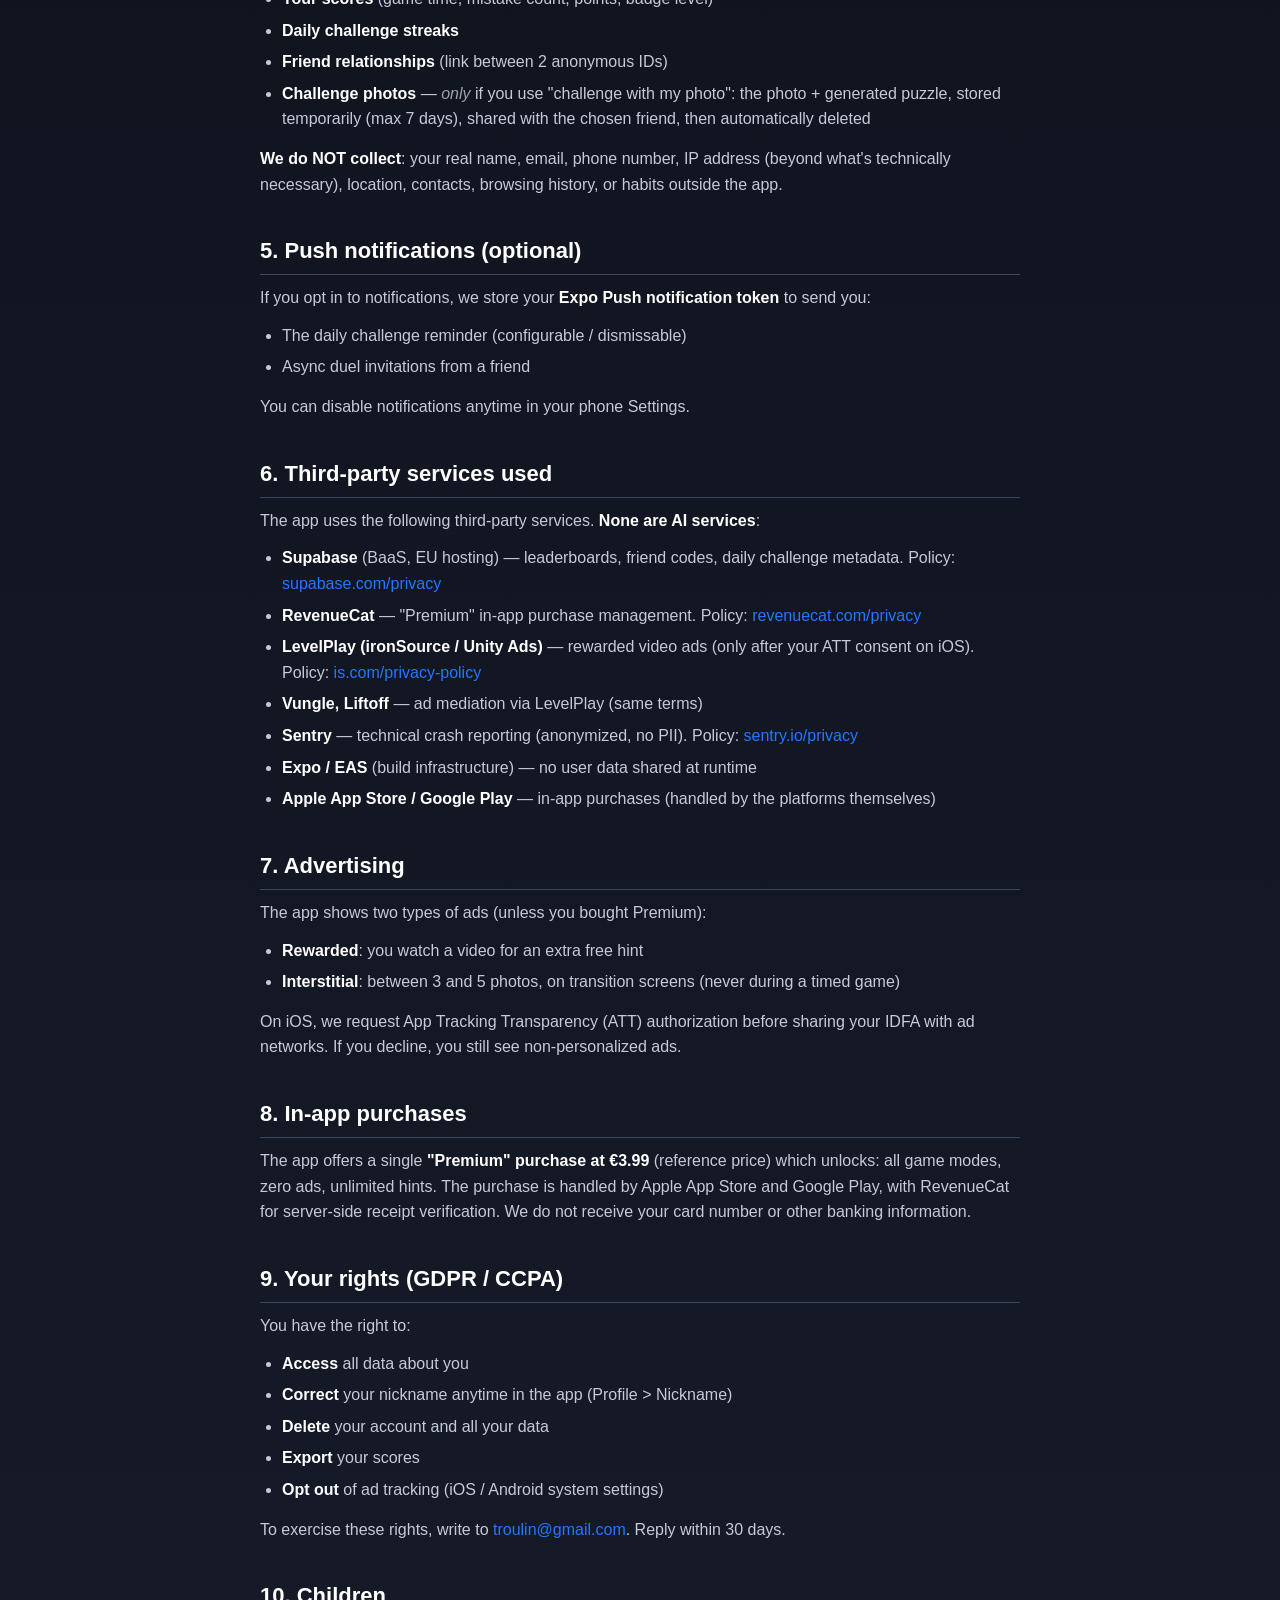
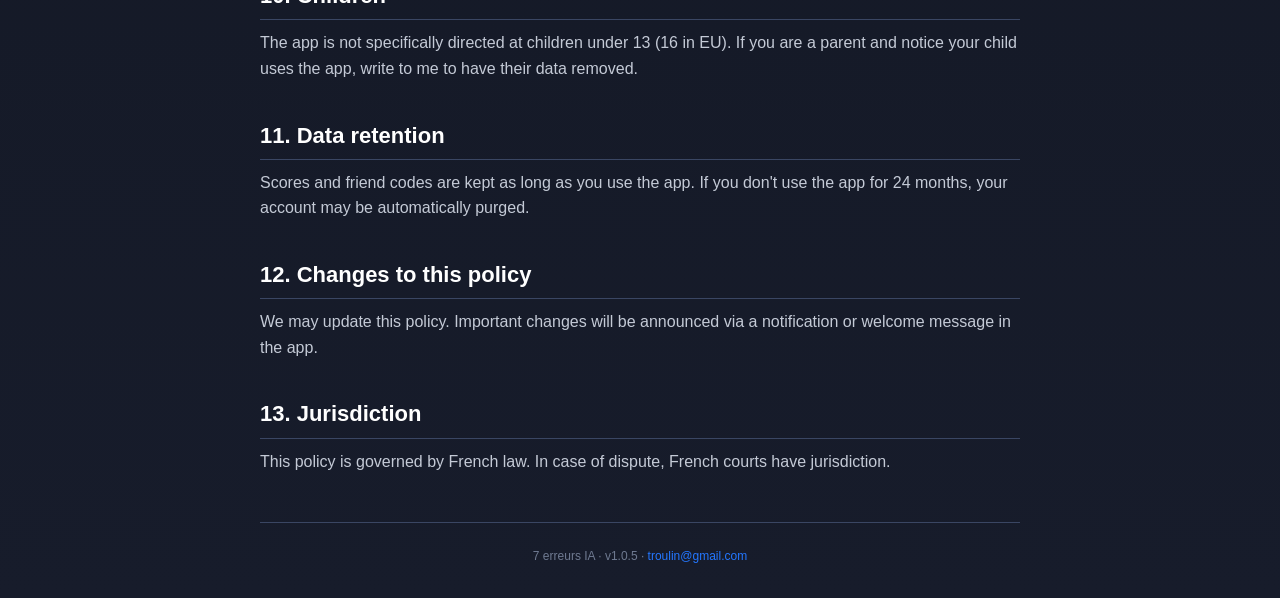
<file: privacy.html>
<!DOCTYPE html>
<html lang="fr">
<head>
<meta charset="UTF-8">
<meta name="viewport" content="width=device-width, initial-scale=1, viewport-fit=cover">
<title>Politique de confidentialité - 7 erreurs IA</title>
<meta name="description" content="Politique de confidentialite de l'app 7 erreurs IA. La generation IA est 100% on-device. Les photos restent locales, sauf le defi photo entre amis (partage prive avec l'ami choisi, supprime sous 7 jours).">
<style>
* { box-sizing: border-box; margin: 0; padding: 0; }
html, body { background: #0b0f17; }
body {
  font-family: -apple-system, BlinkMacSystemFont, "Segoe UI", Roboto, sans-serif;
  background: linear-gradient(180deg, #0b0f17 0%, #171c2b 100%);
  color: #e6e9ef;
  min-height: 100vh;
  padding: 32px 20px;
  line-height: 1.6;
}
.container { max-width: 760px; margin: 0 auto; }
h1 { color: #20d7ff; font-size: 32px; font-weight: 900; margin-bottom: 8px; letter-spacing: -0.5px; }
h2 { color: #fff; font-size: 22px; font-weight: 900; margin-top: 36px; margin-bottom: 10px; border-bottom: 1px solid #3a4663; padding-bottom: 6px; }
h3 { color: #ffd166; font-size: 17px; font-weight: 800; margin-top: 20px; margin-bottom: 8px; }
p { color: #c4cad6; margin-bottom: 12px; }
ul { margin-left: 22px; margin-bottom: 14px; }
li { color: #c4cad6; margin-bottom: 6px; }
strong { color: #fff; }
em { color: #9aa3b2; font-style: italic; }
a { color: #2477ff; text-decoration: none; }
a:hover { text-decoration: underline; }
.meta { color: #6f7a91; font-size: 13px; margin-bottom: 24px; }
.highlight {
  background: rgba(36, 119, 255, 0.08);
  border-left: 3px solid #2477ff;
  padding: 14px 18px;
  border-radius: 8px;
  margin: 16px 0;
}
.warning {
  background: rgba(255, 159, 10, 0.08);
  border-left: 3px solid #ff9f0a;
  padding: 14px 18px;
  border-radius: 8px;
  margin: 16px 0;
}
.lang-switch {
  display: flex; gap: 12px; justify-content: center;
  margin: 24px 0 32px; padding-bottom: 16px;
  border-bottom: 1px solid #3a4663;
}
.lang-switch a {
  padding: 8px 18px; border: 1px solid #3a4663; border-radius: 8px;
  color: #c4cad6; font-weight: 800; font-size: 13px;
}
.lang-switch a:hover, .lang-switch a.active {
  background: #2477ff; color: #fff; border-color: #2477ff; text-decoration: none;
}
.footer { color: #6f7a91; font-size: 12px; text-align: center; margin-top: 48px; padding-top: 24px; border-top: 1px solid #3a4663; }
.hidden { display: none; }
</style>
</head>
<body>
<div class="container">

  <h1>Politique de confidentialité</h1>
  <div class="meta">7 erreurs IA &middot; Derni&egrave;re mise &agrave; jour : 13 juin 2026</div>

  <div class="lang-switch">
    <a id="btn-fr" href="#" class="active">Fran&ccedil;ais</a>
    <a id="btn-en" href="#">English</a>
  </div>

  <!-- ============== VERSION FRANCAISE ============== -->
  <div id="lang-fr">

    <div class="highlight">
      <p><strong>R&eacute;sum&eacute; en une phrase :</strong> la g&eacute;n&eacute;ration par IA est <strong>100% locale</strong> et, en jeu solo, tes photos restent sur ton t&eacute;l&eacute;phone. Seul le mode <strong>&laquo; d&eacute;fier un ami avec ma photo &raquo;</strong> envoie ta photo <strong>en priv&eacute;</strong> &agrave; l'ami choisi (supprim&eacute;e sous 7 jours). On stocke aussi ton pseudo et tes scores anonymes.</p>
    </div>

    <h2>1. Qui sommes-nous</h2>
    <p>L'app <strong>7 erreurs IA</strong> est d&eacute;velopp&eacute;e par <strong>Thierry Roulin</strong>, d&eacute;veloppeur ind&eacute;pendant.</p>
    <p>Contact : <a href="mailto:troulin@gmail.com">troulin@gmail.com</a></p>

    <h2>2. IA / Mod&egrave;les d'apprentissage automatique (on-device uniquement)</h2>
    <div class="warning">
      <p><strong>Toute l'intelligence artificielle de l'app est ex&eacute;cut&eacute;e localement sur ton appareil.</strong> Aucune photo, image ou contenu personnel n'est envoy&eacute; &agrave; un service AI tiers (OpenAI, Anthropic, Google Gemini, Stability AI, Midjourney, etc.).</p>
    </div>
    <p>L'app utilise <strong>deux mod&egrave;les pr&eacute;-entra&icirc;n&eacute;s open-source</strong>, embarqu&eacute;s dans le binaire de l'app :</p>
    <ul>
      <li><strong>MobileSAM</strong> (Acly/MobileSAM, licence Apache 2.0, ~27 Mo) &mdash; segmentation d'image</li>
      <li><strong>MI-GAN</strong> (Picsart, licence MIT, ~27 Mo) &mdash; remplissage d'image (inpainting)</li>
    </ul>
    <p>Ces mod&egrave;les tournent via <strong>ONNX Runtime React Native</strong> sur ton appareil. Aucune connexion r&eacute;seau n'est requise ni utilis&eacute;e pour la g&eacute;n&eacute;ration des puzzles.</p>

    <h2>3. Tes photos</h2>
    <p>Quand tu choisis une photo de ta galerie pour cr&eacute;er un puzzle personnalis&eacute; <strong>en jeu solo</strong> :</p>
    <ul>
      <li>La photo est <strong>lue localement</strong> depuis ta biblioth&egrave;que m&eacute;dia (apr&egrave;s ton autorisation explicite)</li>
      <li>Elle est <strong>trait&eacute;e exclusivement sur ton appareil</strong> (red&eacute;coupage, segmentation, inpainting, op&eacute;rations graphiques)</li>
      <li>Elle <strong>n'est JAMAIS upload&eacute;e</strong> vers un serveur, cloud ou service AI tiers</li>
      <li>Elle <strong>n'est JAMAIS transmise hors de ton appareil</strong> sous quelque forme que ce soit</li>
      <li>Elle <strong>n'est pas stock&eacute;e</strong> dans notre backend</li>
    </ul>

    <h3>D&eacute;fi photo avec un ami (mode &laquo; d&eacute;fier avec ma photo &raquo;)</h3>
    <p>Si tu choisis de <strong>d&eacute;fier un ami avec ta propre photo</strong> : le puzzle est <strong>toujours g&eacute;n&eacute;r&eacute; sur ton appareil</strong>, puis ta photo et le puzzle g&eacute;n&eacute;r&eacute; sont <strong>upload&eacute;s en priv&eacute;</strong> sur notre serveur Supabase (EU), <strong>uniquement</strong> pour que l'ami que tu as choisi puisse jouer le m&ecirc;me puzzle. Ces images sont <strong>chiffr&eacute;es en transit</strong>, accessibles <strong>uniquement par toi et cet ami</strong>, et <strong>supprim&eacute;es automatiquement sous 7 jours</strong>. Tu peux <strong>signaler</strong> un contenu, <strong>bloquer</strong> un ami ou <strong>supprimer</strong> un d&eacute;fi &agrave; tout moment. En envoyant une photo, tu acceptes nos <a href="cgu.html">Conditions d'utilisation</a> (interdiction de contenu offensant ou ill&eacute;gal).</p>

    <h2>4. Donn&eacute;es que nous collectons</h2>
    <p>Pour faire fonctionner les classements et les invitations entre amis, nous stockons les donn&eacute;es suivantes sur notre serveur Supabase (h&eacute;berg&eacute; en Europe) :</p>
    <ul>
      <li><strong>Pseudo</strong> que tu choisis (16 caract&egrave;res max). Si tu n'en mets pas, "Anonyme".</li>
      <li><strong>Code ami</strong> de 6 caract&egrave;res al&eacute;atoires (ex. "K7M3QP")</li>
      <li><strong>Identifiant anonyme</strong> de session (UUID v4 g&eacute;n&eacute;r&eacute; sur ton appareil)</li>
      <li><strong>Tes scores</strong> (temps de jeu, nombre d'erreurs, points, niveau de badge)</li>
      <li><strong>S&eacute;ries quotidiennes</strong> du d&eacute;fi du jour</li>
      <li><strong>Relations d'amiti&eacute;</strong> (lien entre 2 identifiants anonymes)</li>
      <li><strong>Photos de d&eacute;fi</strong> &mdash; <em>uniquement</em> si tu utilises &laquo; d&eacute;fier avec ma photo &raquo; : la photo + le puzzle g&eacute;n&eacute;r&eacute;, stock&eacute;s temporairement (max 7 jours), partag&eacute;s avec l'ami choisi, puis supprim&eacute;s automatiquement</li>
    </ul>
    <p><strong>Nous ne collectons PAS</strong> : ton nom r&eacute;el, ton email, ton num&eacute;ro de t&eacute;l&eacute;phone, ton adresse IP (au-del&agrave; du strict n&eacute;cessaire technique), ta localisation, tes contacts, ton historique de navigation, tes habitudes en dehors de l'app.</p>

    <h2>5. Notifications push (optionnelles)</h2>
    <p>Si tu autorises les notifications, nous stockons ton <strong>jeton de notification Expo Push</strong> pour t'envoyer :</p>
    <ul>
      <li>Le rappel quotidien du d&eacute;fi (configurable / d&eacute;sactivable)</li>
      <li>Les invitations &agrave; un duel async d'un ami</li>
    </ul>
    <p>Tu peux d&eacute;sactiver les notifications &agrave; tout moment dans les R&eacute;glages de ton t&eacute;l&eacute;phone.</p>

    <h2>6. Services tiers utilis&eacute;s</h2>
    <p>L'app utilise les services tiers suivants, <strong>aucun n'est un service AI</strong> :</p>
    <ul>
      <li><strong>Supabase</strong> (BaaS, h&eacute;bergement EU) &mdash; classements, codes ami, m&eacute;tadonn&eacute;es du d&eacute;fi quotidien. Politique : <a href="https://supabase.com/privacy" target="_blank" rel="noopener">supabase.com/privacy</a></li>
      <li><strong>RevenueCat</strong> &mdash; gestion de l'achat int&eacute;gr&eacute; "Premium". Politique : <a href="https://www.revenuecat.com/privacy" target="_blank" rel="noopener">revenuecat.com/privacy</a></li>
      <li><strong>LevelPlay (ironSource / Unity Ads)</strong> &mdash; publicit&eacute;s vid&eacute;o r&eacute;compens&eacute;es (uniquement apr&egrave;s ton consentement ATT). Politique : <a href="https://www.is.com/privacy-policy/" target="_blank" rel="noopener">is.com/privacy-policy</a></li>
      <li><strong>Vungle, Liftoff</strong> &mdash; m&eacute;diation publicitaire via LevelPlay (m&ecirc;mes conditions)</li>
      <li><strong>Sentry</strong> &mdash; rapport de plantages techniques (anonymis&eacute;, sans donn&eacute;e personnelle). Politique : <a href="https://sentry.io/privacy/" target="_blank" rel="noopener">sentry.io/privacy</a></li>
      <li><strong>Expo / EAS</strong> (build infra) &mdash; pas de donn&eacute;es utilisateur partag&eacute;es en runtime</li>
      <li><strong>Apple App Store / Google Play</strong> &mdash; achats in-app (g&eacute;r&eacute;s par les plateformes elles-m&ecirc;mes)</li>
    </ul>

    <h2>7. Publicit&eacute;s</h2>
    <p>L'app affiche deux types de publicit&eacute;s (sauf si tu as achet&eacute; le Premium) :</p>
    <ul>
      <li><strong>R&eacute;compens&eacute;es</strong> : tu regardes une vid&eacute;o pour obtenir un indice gratuit suppl&eacute;mentaire</li>
      <li><strong>Interstitielles</strong> : entre 3 et 5 photos, sur les &eacute;crans de transition (jamais pendant une partie chronom&eacute;tr&eacute;e)</li>
    </ul>
    <p>Sur iOS, nous demandons ton autorisation de tracking publicitaire (ATT) avant tout partage d'identifiant publicitaire (IDFA) avec les r&eacute;gies. Si tu refuses, des pubs non personnalis&eacute;es te sont quand m&ecirc;me servies.</p>

    <h2>8. Achats int&eacute;gr&eacute;s</h2>
    <p>L'app propose un achat unique <strong>"Premium" &agrave; 3,99 &euro;</strong> (prix r&eacute;f&eacute;rence) qui d&eacute;bloque : tous les modes, z&eacute;ro pub, indices illimit&eacute;s. L'achat est g&eacute;r&eacute; par Apple App Store et Google Play, via RevenueCat pour la v&eacute;rification de receipt c&ocirc;t&eacute; serveur. Nous ne recevons ni ton num&eacute;ro de carte ni d'autres informations bancaires.</p>

    <h2>9. Tes droits (RGPD / CCPA)</h2>
    <p>Tu as le droit d' :</p>
    <ul>
      <li><strong>Acc&eacute;der</strong> &agrave; toutes les donn&eacute;es te concernant</li>
      <li><strong>Corriger</strong> ton pseudo &agrave; tout moment dans l'app (Profil &gt; Pseudo)</li>
      <li><strong>Supprimer</strong> ton compte et toutes tes donn&eacute;es</li>
      <li><strong>Exporter</strong> tes scores</li>
      <li><strong>Refuser</strong> le suivi publicitaire (R&eacute;glages syst&egrave;me iOS / Android)</li>
    </ul>
    <p>Pour exercer ces droits, &eacute;cris-moi &agrave; <a href="mailto:troulin@gmail.com">troulin@gmail.com</a>. R&eacute;ponse sous 30 jours.</p>

    <h2>10. Enfants</h2>
    <p>L'app n'est pas sp&eacute;cifiquement dirig&eacute;e vers les enfants de moins de 13 ans (16 ans en UE). Si tu es parent et tu d&eacute;tectes que ton enfant utilise l'app, &eacute;cris-moi pour faire supprimer ses donn&eacute;es.</p>

    <h2>11. Conservation des donn&eacute;es</h2>
    <p>Les scores et codes ami sont conserv&eacute;s tant que tu utilises l'app. Si tu n'utilises plus l'app pendant 24 mois, ton compte peut &ecirc;tre purg&eacute; automatiquement.</p>

    <h2>12. Modifications de cette politique</h2>
    <p>Nous pouvons mettre &agrave; jour cette politique. Les changements importants seront annonc&eacute;s via une notification ou un message d'accueil dans l'app.</p>

    <h2>13. Juridiction</h2>
    <p>Cette politique est r&eacute;gie par la loi fran&ccedil;aise. En cas de litige, les tribunaux fran&ccedil;ais sont comp&eacute;tents.</p>

  </div>

  <!-- ============== ENGLISH VERSION ============== -->
  <div id="lang-en" class="hidden">

    <div class="highlight">
      <p><strong>One-sentence summary:</strong> AI generation is <strong>100% on-device</strong> and, in solo play, your photos stay on your phone. Only the <strong>"challenge a friend with my photo"</strong> mode sends your photo <strong>privately</strong> to the chosen friend (deleted within 7 days). We also store your nickname and anonymous scores.</p>
    </div>

    <h2>1. Who we are</h2>
    <p>The "7 erreurs IA" app (English: "7 Mistakes AI") is developed by <strong>Thierry Roulin</strong>, independent developer.</p>
    <p>Contact: <a href="mailto:troulin@gmail.com">troulin@gmail.com</a></p>

    <h2>2. AI / Machine Learning Models (on-device only)</h2>
    <div class="warning">
      <p><strong>All AI processing in this app runs locally on your device.</strong> No photo, image, or personal content is sent to any third-party AI service (OpenAI, Anthropic, Google Gemini, Stability AI, Midjourney, etc.).</p>
    </div>
    <p>The app uses <strong>two open-source pre-trained models</strong>, bundled inside the app binary:</p>
    <ul>
      <li><strong>MobileSAM</strong> (Acly/MobileSAM, Apache 2.0 license, ~27 MB) &mdash; image segmentation</li>
      <li><strong>MI-GAN</strong> (Picsart, MIT license, ~27 MB) &mdash; image inpainting</li>
    </ul>
    <p>These models run via <strong>ONNX Runtime React Native</strong> on your device. No network connection is required or used for puzzle generation.</p>

    <h2>3. Your photos</h2>
    <p>When you select a photo from your gallery to create a custom puzzle <strong>in solo play</strong>:</p>
    <ul>
      <li>The photo is <strong>read locally</strong> from your media library (after your explicit permission)</li>
      <li>It is <strong>processed exclusively on your device</strong> (cropping, segmentation, inpainting, graphic operations)</li>
      <li>It is <strong>NEVER uploaded</strong> to any server, cloud, or third-party AI service</li>
      <li>It is <strong>NEVER transmitted off-device</strong> in any form whatsoever</li>
      <li>It is <strong>not stored</strong> in our backend</li>
    </ul>

    <h3>Photo challenge with a friend ("challenge with my photo" mode)</h3>
    <p>If you choose to <strong>challenge a friend with your own photo</strong>: the puzzle is <strong>always generated on your device</strong>, then your photo and the generated puzzle are <strong>uploaded privately</strong> to our Supabase server (EU), <strong>solely</strong> so the friend you picked can play the same puzzle. These images are <strong>encrypted in transit</strong>, accessible <strong>only by you and that friend</strong>, and <strong>automatically deleted within 7 days</strong>. You can <strong>report</strong> content, <strong>block</strong> a friend, or <strong>delete</strong> a challenge at any time. By sending a photo, you accept our <a href="cgu.html">Terms of Use</a> (no offensive or illegal content).</p>

    <h2>4. Data we collect</h2>
    <p>To make leaderboards and friend invites work, we store the following data on our Supabase server (EU-hosted):</p>
    <ul>
      <li><strong>Nickname</strong> you choose (max 16 characters). If you don't set one, "Anonyme".</li>
      <li><strong>Friend code</strong> of 6 random characters (e.g. "K7M3QP")</li>
      <li><strong>Anonymous session ID</strong> (UUID v4 generated on your device)</li>
      <li><strong>Your scores</strong> (game time, mistake count, points, badge level)</li>
      <li><strong>Daily challenge streaks</strong></li>
      <li><strong>Friend relationships</strong> (link between 2 anonymous IDs)</li>
      <li><strong>Challenge photos</strong> &mdash; <em>only</em> if you use "challenge with my photo": the photo + generated puzzle, stored temporarily (max 7 days), shared with the chosen friend, then automatically deleted</li>
    </ul>
    <p><strong>We do NOT collect</strong>: your real name, email, phone number, IP address (beyond what's technically necessary), location, contacts, browsing history, or habits outside the app.</p>

    <h2>5. Push notifications (optional)</h2>
    <p>If you opt in to notifications, we store your <strong>Expo Push notification token</strong> to send you:</p>
    <ul>
      <li>The daily challenge reminder (configurable / dismissable)</li>
      <li>Async duel invitations from a friend</li>
    </ul>
    <p>You can disable notifications anytime in your phone Settings.</p>

    <h2>6. Third-party services used</h2>
    <p>The app uses the following third-party services. <strong>None are AI services</strong>:</p>
    <ul>
      <li><strong>Supabase</strong> (BaaS, EU hosting) &mdash; leaderboards, friend codes, daily challenge metadata. Policy: <a href="https://supabase.com/privacy" target="_blank" rel="noopener">supabase.com/privacy</a></li>
      <li><strong>RevenueCat</strong> &mdash; "Premium" in-app purchase management. Policy: <a href="https://www.revenuecat.com/privacy" target="_blank" rel="noopener">revenuecat.com/privacy</a></li>
      <li><strong>LevelPlay (ironSource / Unity Ads)</strong> &mdash; rewarded video ads (only after your ATT consent on iOS). Policy: <a href="https://www.is.com/privacy-policy/" target="_blank" rel="noopener">is.com/privacy-policy</a></li>
      <li><strong>Vungle, Liftoff</strong> &mdash; ad mediation via LevelPlay (same terms)</li>
      <li><strong>Sentry</strong> &mdash; technical crash reporting (anonymized, no PII). Policy: <a href="https://sentry.io/privacy/" target="_blank" rel="noopener">sentry.io/privacy</a></li>
      <li><strong>Expo / EAS</strong> (build infrastructure) &mdash; no user data shared at runtime</li>
      <li><strong>Apple App Store / Google Play</strong> &mdash; in-app purchases (handled by the platforms themselves)</li>
    </ul>

    <h2>7. Advertising</h2>
    <p>The app shows two types of ads (unless you bought Premium):</p>
    <ul>
      <li><strong>Rewarded</strong>: you watch a video for an extra free hint</li>
      <li><strong>Interstitial</strong>: between 3 and 5 photos, on transition screens (never during a timed game)</li>
    </ul>
    <p>On iOS, we request App Tracking Transparency (ATT) authorization before sharing your IDFA with ad networks. If you decline, you still see non-personalized ads.</p>

    <h2>8. In-app purchases</h2>
    <p>The app offers a single <strong>"Premium" purchase at &euro;3.99</strong> (reference price) which unlocks: all game modes, zero ads, unlimited hints. The purchase is handled by Apple App Store and Google Play, with RevenueCat for server-side receipt verification. We do not receive your card number or other banking information.</p>

    <h2>9. Your rights (GDPR / CCPA)</h2>
    <p>You have the right to:</p>
    <ul>
      <li><strong>Access</strong> all data about you</li>
      <li><strong>Correct</strong> your nickname anytime in the app (Profile &gt; Nickname)</li>
      <li><strong>Delete</strong> your account and all your data</li>
      <li><strong>Export</strong> your scores</li>
      <li><strong>Opt out</strong> of ad tracking (iOS / Android system settings)</li>
    </ul>
    <p>To exercise these rights, write to <a href="mailto:troulin@gmail.com">troulin@gmail.com</a>. Reply within 30 days.</p>

    <h2>10. Children</h2>
    <p>The app is not specifically directed at children under 13 (16 in EU). If you are a parent and notice your child uses the app, write to me to have their data removed.</p>

    <h2>11. Data retention</h2>
    <p>Scores and friend codes are kept as long as you use the app. If you don't use the app for 24 months, your account may be automatically purged.</p>

    <h2>12. Changes to this policy</h2>
    <p>We may update this policy. Important changes will be announced via a notification or welcome message in the app.</p>

    <h2>13. Jurisdiction</h2>
    <p>This policy is governed by French law. In case of dispute, French courts have jurisdiction.</p>

  </div>

  <div class="footer">
    7 erreurs IA &middot; v1.0.5 &middot; <a href="mailto:troulin@gmail.com">troulin@gmail.com</a>
  </div>

</div>

<script>
function showLang(lang) {
  document.getElementById('lang-fr').classList.toggle('hidden', lang !== 'fr');
  document.getElementById('lang-en').classList.toggle('hidden', lang !== 'en');
  document.getElementById('btn-fr').classList.toggle('active', lang === 'fr');
  document.getElementById('btn-en').classList.toggle('active', lang === 'en');
  document.documentElement.lang = lang;
  try { history.replaceState(null, '', '#' + lang); } catch (e) {}
}
document.getElementById('btn-fr').addEventListener('click', function(e) { e.preventDefault(); showLang('fr'); });
document.getElementById('btn-en').addEventListener('click', function(e) { e.preventDefault(); showLang('en'); });
// Auto-detect : ?lang=en, #en, ou navigator.language
(function() {
  var url = new URL(window.location.href);
  var qLang = url.searchParams.get('lang');
  var hLang = (window.location.hash || '').replace('#', '');
  var nLang = (navigator.language || 'fr').toLowerCase().startsWith('fr') ? 'fr' : 'en';
  showLang(qLang || hLang || nLang);
})();
</script>
</body>
</html>
</file>
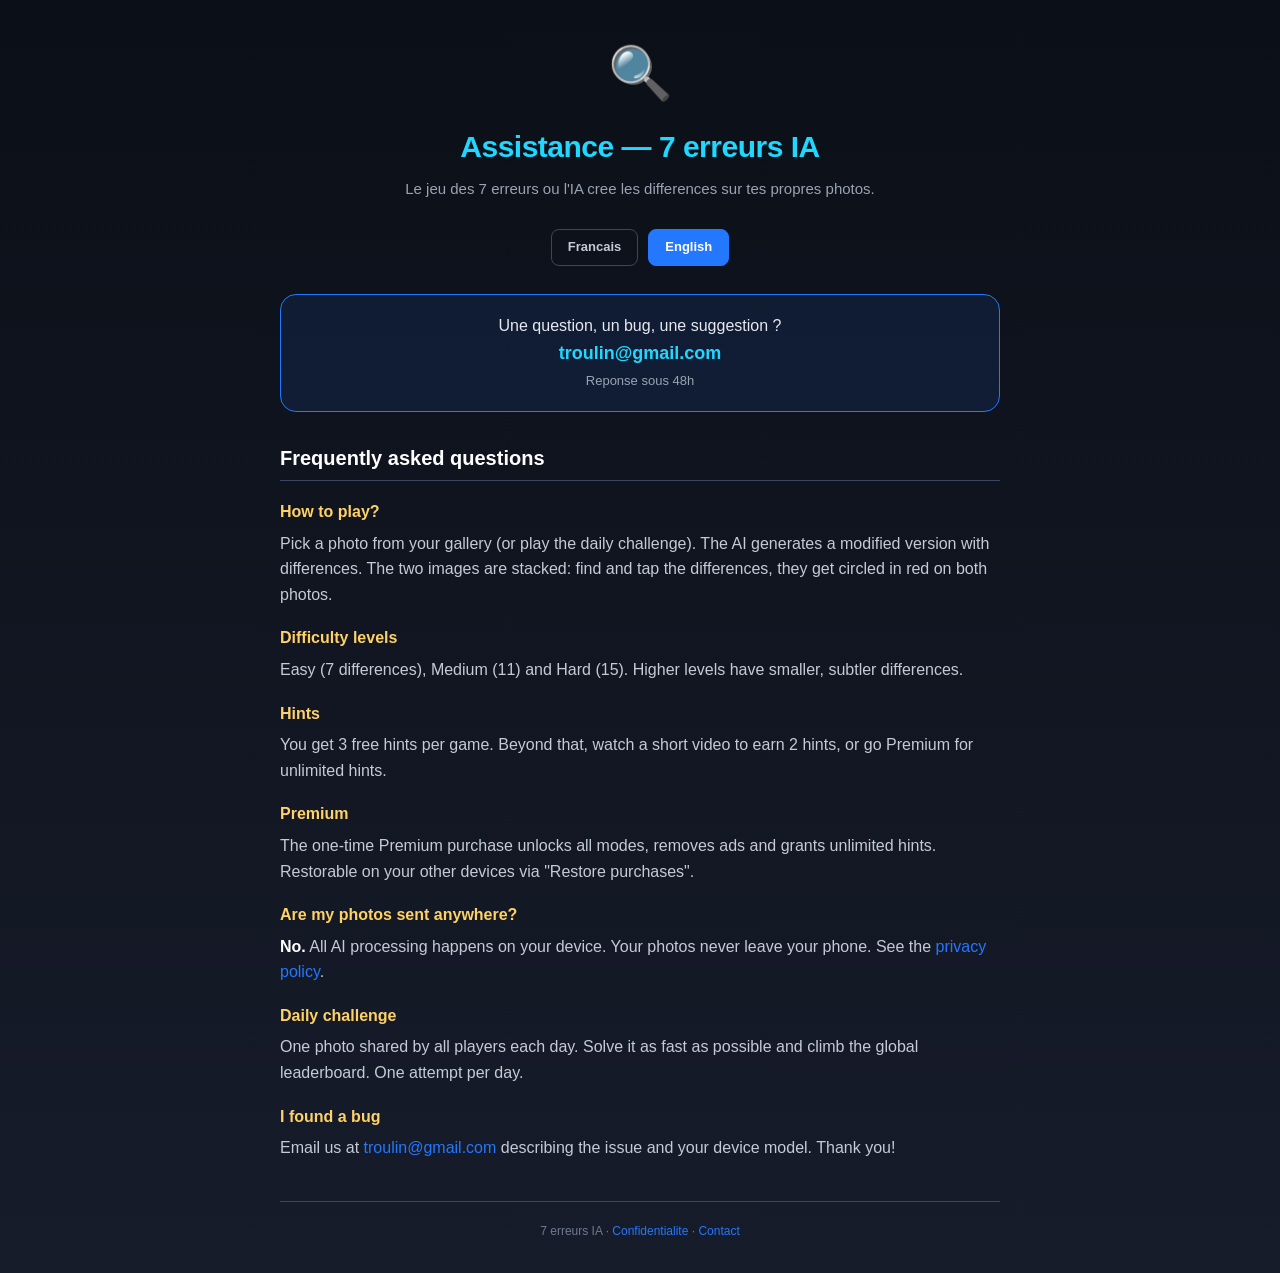
<file: support.html>
<!DOCTYPE html>
<html lang="fr">
<head>
<meta charset="UTF-8">
<meta name="viewport" content="width=device-width, initial-scale=1, viewport-fit=cover">
<title>Assistance - 7 erreurs IA</title>
<meta name="description" content="Aide et support de l'app 7 erreurs IA : jeu des differences genere par IA sur tes photos.">
<style>
* { box-sizing: border-box; margin: 0; padding: 0; }
html, body { background: #0b0f17; }
body {
  font-family: -apple-system, BlinkMacSystemFont, "Segoe UI", Roboto, sans-serif;
  background: linear-gradient(180deg, #0b0f17 0%, #171c2b 100%);
  color: #e6e9ef; min-height: 100vh; padding: 32px 20px; line-height: 1.6;
}
.container { max-width: 720px; margin: 0 auto; }
.logo { font-size: 52px; text-align: center; margin-bottom: 8px; }
h1 { color: #20d7ff; font-size: 30px; font-weight: 900; text-align: center; margin-bottom: 6px; letter-spacing: -0.5px; }
.sub { color: #9aa3b2; font-size: 15px; text-align: center; margin-bottom: 28px; }
h2 { color: #fff; font-size: 20px; font-weight: 900; margin-top: 30px; margin-bottom: 10px; border-bottom: 1px solid #3a4663; padding-bottom: 6px; }
h3 { color: #ffd166; font-size: 16px; font-weight: 800; margin-top: 18px; margin-bottom: 6px; }
p, li { color: #c4cad6; margin-bottom: 10px; }
ul { margin-left: 22px; }
strong { color: #fff; }
a { color: #2477ff; text-decoration: none; }
a:hover { text-decoration: underline; }
.contact { background: rgba(36,119,255,0.10); border: 1.5px solid #2477ff; border-radius: 16px; padding: 18px 20px; margin: 18px 0; text-align: center; }
.contact a { font-size: 18px; font-weight: 900; color: #20d7ff; }
.lang { display: flex; gap: 10px; justify-content: center; margin: 20px 0 28px; }
.lang a { padding: 7px 16px; border: 1px solid #3a4663; border-radius: 8px; color: #c4cad6; font-weight: 800; font-size: 13px; }
.lang a.active { background: #2477ff; color: #fff; border-color: #2477ff; }
.footer { color: #6f7a91; font-size: 12px; text-align: center; margin-top: 40px; padding-top: 20px; border-top: 1px solid #3a4663; }
.hidden { display: none; }
</style>
</head>
<body>
<div class="container">
  <div class="logo">&#x1F50D;</div>
  <h1>Assistance — 7 erreurs IA</h1>
  <p class="sub">Le jeu des 7 erreurs ou l'IA cree les differences sur tes propres photos.</p>

  <div class="lang">
    <a id="btn-fr" href="#" class="active">Francais</a>
    <a id="btn-en" href="#">English</a>
  </div>

  <div class="contact">
    Une question, un bug, une suggestion ?<br>
    <a href="mailto:troulin@gmail.com">troulin@gmail.com</a><br>
    <span style="color:#9aa3b2;font-size:13px;">Reponse sous 48h</span>
  </div>

  <!-- FR -->
  <div id="lang-fr">
    <h2>Foire aux questions</h2>

    <h3>Comment jouer ?</h3>
    <p>Choisis une photo de ta galerie (ou joue le defi du jour). L'IA genere une version
    modifiee avec des differences. Les 2 images sont empilees : trouve et tape les differences,
    elles s'entourent en rouge sur les deux photos.</p>

    <h3>Quels sont les niveaux ?</h3>
    <p>Facile (7 differences), Moyen (11) et Difficile (15). Plus le niveau est eleve, plus les
    differences sont petites et subtiles.</p>

    <h3>Les indices</h3>
    <p>Tu as 3 indices gratuits par partie. Au-dela, tu peux regarder une courte video pour gagner
    2 indices, ou passer Premium pour des indices illimites.</p>

    <h3>Premium</h3>
    <p>L'achat unique Premium debloque tous les modes, supprime les publicites et offre les indices
    illimites. Restaurable sur tes autres appareils via "Restaurer les achats".</p>

    <h3>Mes photos sont-elles envoyees quelque part ?</h3>
    <p><strong>Non.</strong> Tout le traitement IA se fait sur ton appareil. Tes photos ne quittent
    jamais ton telephone. Voir la <a href="privacy.html">politique de confidentialite</a>.</p>

    <h3>Le defi du jour</h3>
    <p>Une photo commune a tous les joueurs chaque jour. Resous-la le plus vite possible et grimpe
    au classement mondial. Un seul essai par jour.</p>

    <h3>J'ai trouve un bug</h3>
    <p>Ecris-nous a <a href="mailto:troulin@gmail.com">troulin@gmail.com</a> en decrivant le
    probleme et ton modele d'appareil. Merci !</p>
  </div>

  <!-- EN -->
  <div id="lang-en" class="hidden">
    <h2>Frequently asked questions</h2>

    <h3>How to play?</h3>
    <p>Pick a photo from your gallery (or play the daily challenge). The AI generates a modified
    version with differences. The two images are stacked: find and tap the differences, they get
    circled in red on both photos.</p>

    <h3>Difficulty levels</h3>
    <p>Easy (7 differences), Medium (11) and Hard (15). Higher levels have smaller, subtler
    differences.</p>

    <h3>Hints</h3>
    <p>You get 3 free hints per game. Beyond that, watch a short video to earn 2 hints, or go
    Premium for unlimited hints.</p>

    <h3>Premium</h3>
    <p>The one-time Premium purchase unlocks all modes, removes ads and grants unlimited hints.
    Restorable on your other devices via "Restore purchases".</p>

    <h3>Are my photos sent anywhere?</h3>
    <p><strong>No.</strong> All AI processing happens on your device. Your photos never leave your
    phone. See the <a href="privacy.html">privacy policy</a>.</p>

    <h3>Daily challenge</h3>
    <p>One photo shared by all players each day. Solve it as fast as possible and climb the global
    leaderboard. One attempt per day.</p>

    <h3>I found a bug</h3>
    <p>Email us at <a href="mailto:troulin@gmail.com">troulin@gmail.com</a> describing the issue and
    your device model. Thank you!</p>
  </div>

  <div class="footer">
    7 erreurs IA &middot; <a href="privacy.html">Confidentialite</a> &middot;
    <a href="mailto:troulin@gmail.com">Contact</a>
  </div>
</div>
<script>
function show(l){
  document.getElementById('lang-fr').classList.toggle('hidden', l!=='fr');
  document.getElementById('lang-en').classList.toggle('hidden', l!=='en');
  document.getElementById('btn-fr').classList.toggle('active', l==='fr');
  document.getElementById('btn-en').classList.toggle('active', l==='en');
  document.documentElement.lang = l;
}
document.getElementById('btn-fr').addEventListener('click',function(e){e.preventDefault();show('fr');});
document.getElementById('btn-en').addEventListener('click',function(e){e.preventDefault();show('en');});
show((navigator.language||'fr').toLowerCase().startsWith('fr')?'fr':'en');
</script>
</body>
</html>
</file>
